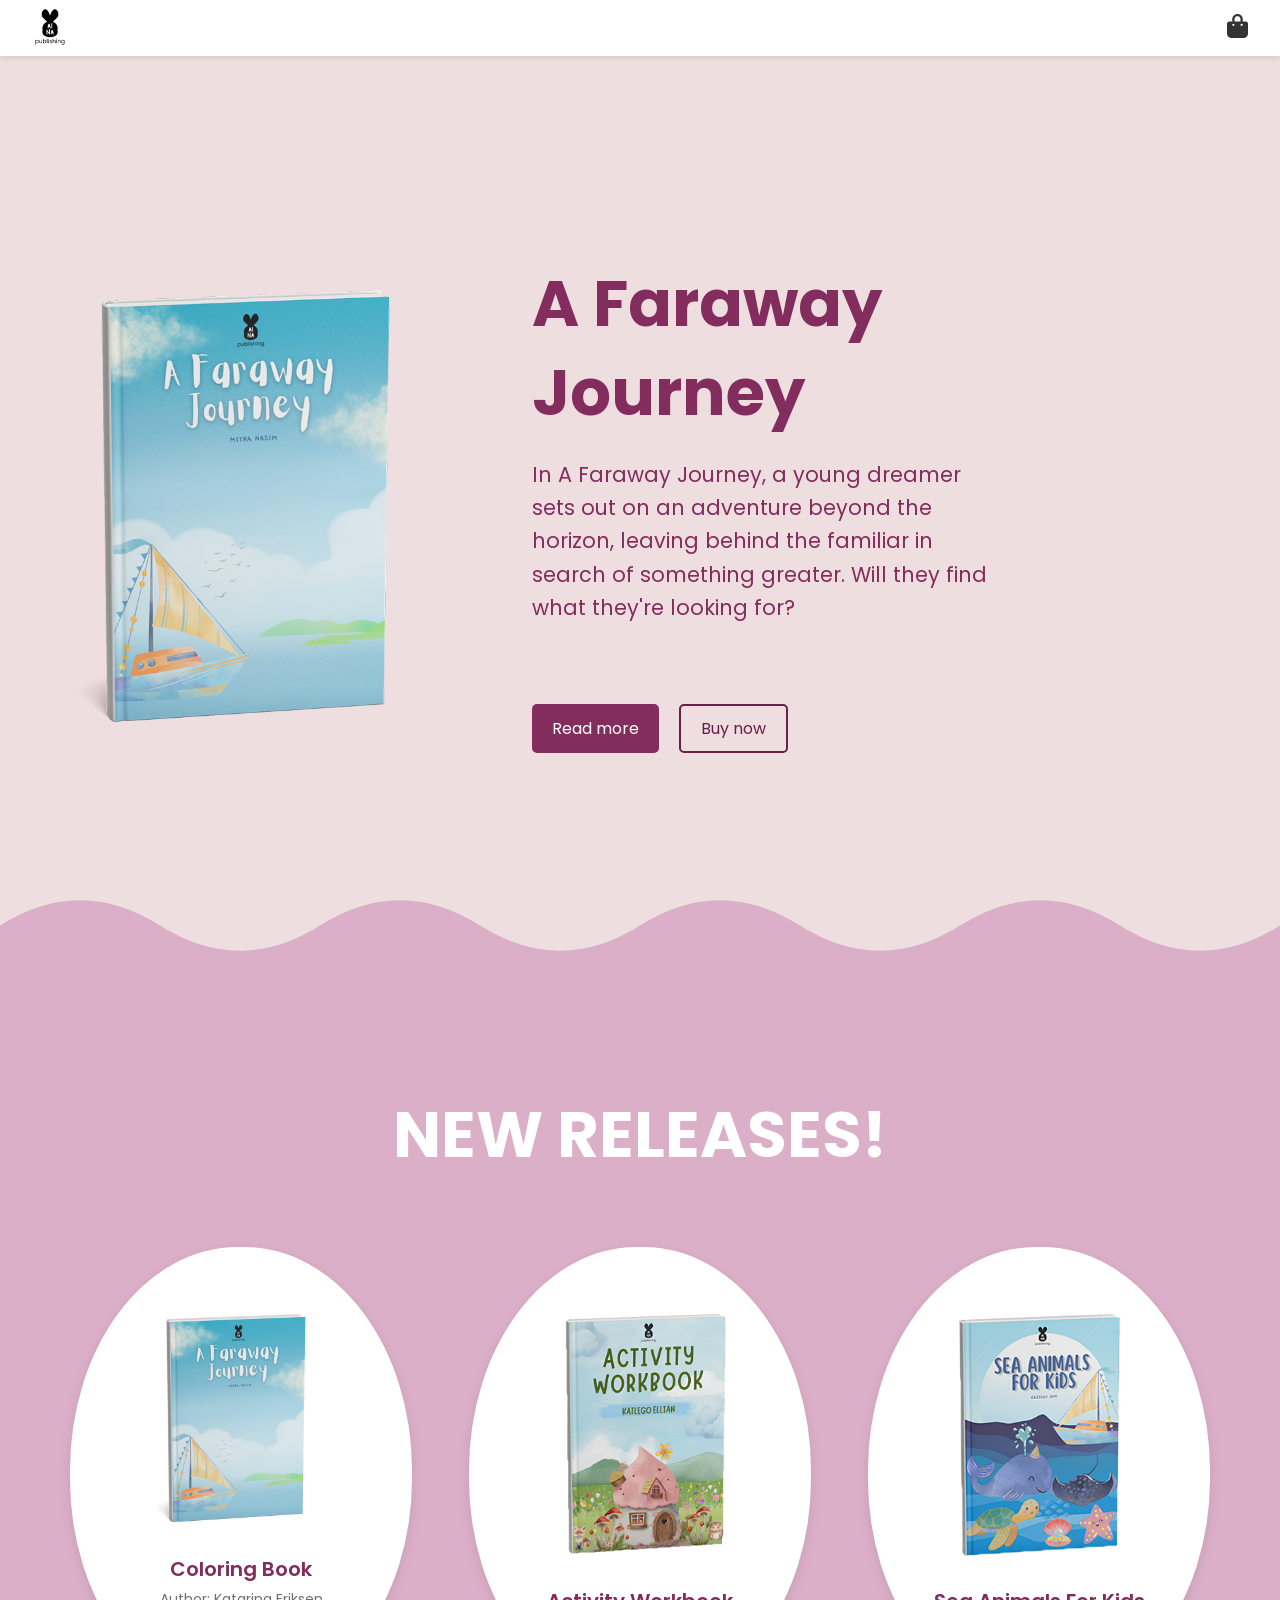
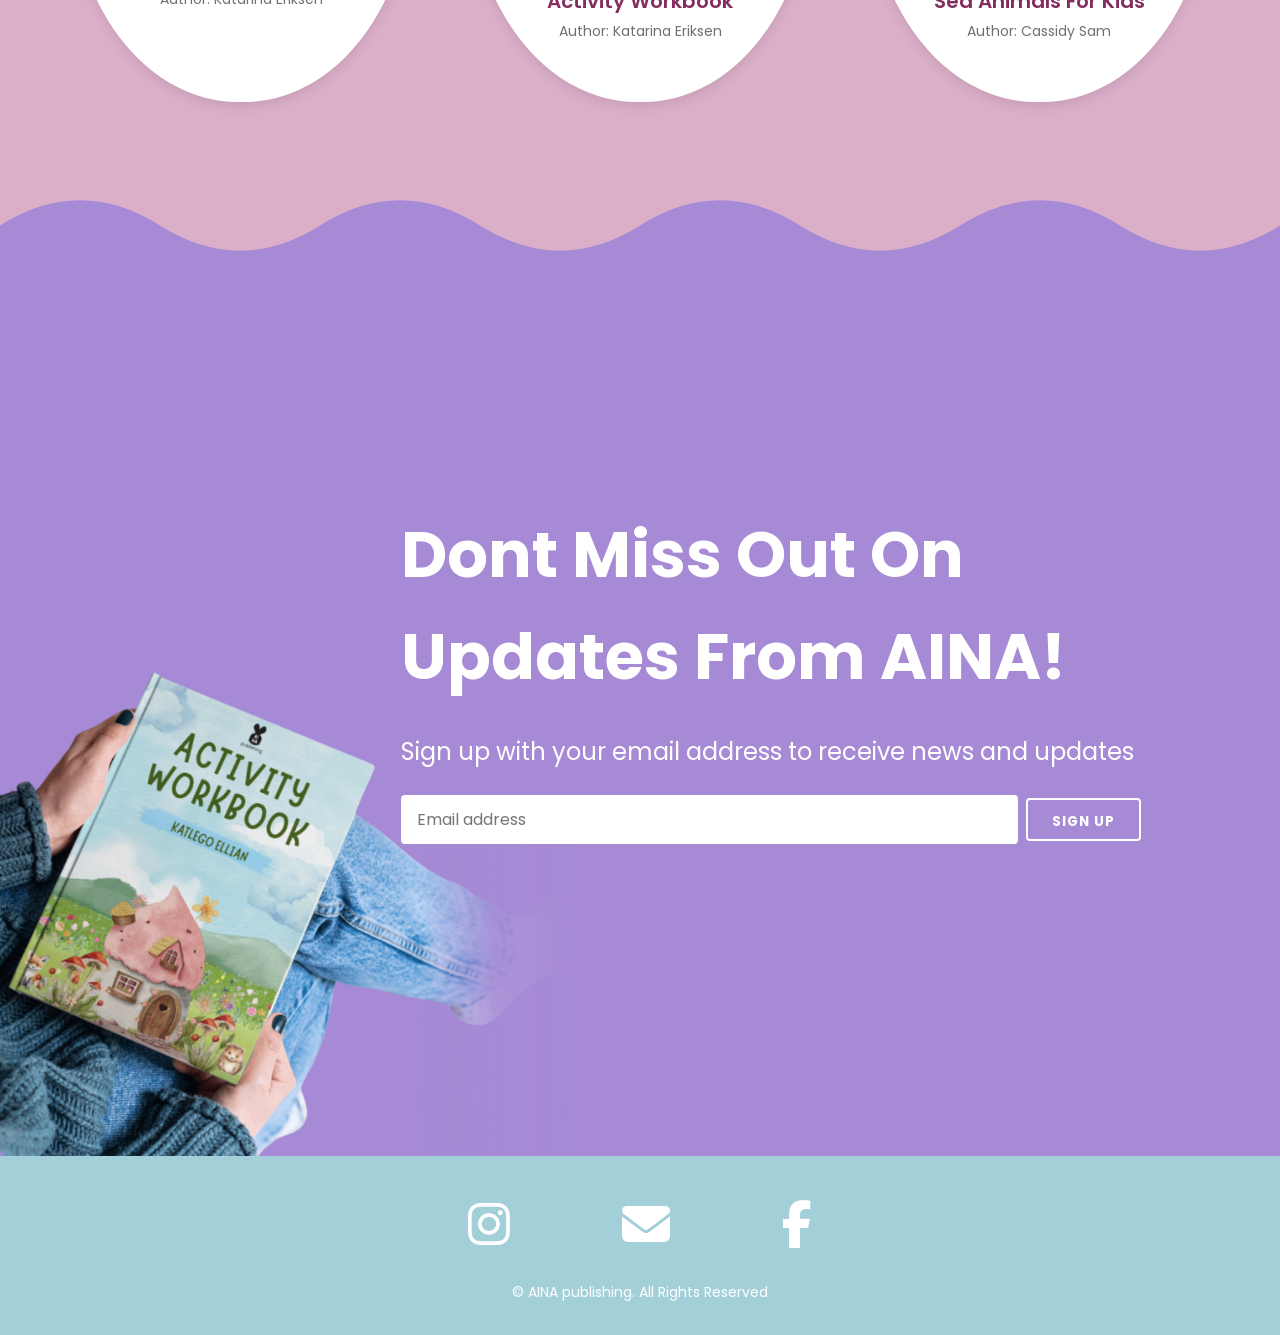
<file: index.html>
<!DOCTYPE html>
<html lang="en">
  <head>
    <meta charset="UTF-8" />
    <meta name="viewport" content="width=device-width, initial-scale=1.0" />
    <title>AINA Publishing</title>
    <link rel="stylesheet" href="/style/style.css" />
    <link rel="stylesheet" href="/style/homeStyle.css" />
    <link
      rel="stylesheet"
      href="https://cdnjs.cloudflare.com/ajax/libs/font-awesome/6.4.0/css/all.min.css"
    />
  </head>
  <body>
    <nav class="navbar">
      <div class="logo">
        <a href="/">
          <img src="/assets/images/logo/logo.png" alt="AINA Publishing Logo" />
        </a>
      </div>
      <div class="nav-links">
        <a href="/index.html" class="nav-link">Home</a>
        <a href="/pages/about.html" class="nav-link">About</a>
        <a href="/pages/books.html" class="nav-link">Books</a>
        <a href="/pages/newsletter.html" class="nav-link">Newsletter</a>
        <a href="/pages/contact.html" class="nav-link">Contact</a>
      </div>
      <div class="cart">
        <a href="/pages/cart.html">
          <i class="fas fa-shopping-bag"></i>
        </a>
      </div>
    </nav>

    <!-- Hero Section -->
    <section class="hero">
      <div class="container">
        <div class="left-box">
          <img
            src="/assets/images/books/main.png"
            alt="Book Image"
            class="hero-image"
          />
        </div>
        <div class="right-box">
          <h1 class="heading">A Faraway Journey</h1>
          <p class="description">
            In A Faraway Journey, a young dreamer sets out on an adventure
            beyond the horizon, leaving behind the familiar in search of
            something greater. Will they find what they're looking for?
          </p>
          <div class="cta-buttons">
            <button class="cta left">Read more</button>
            <button class="cta right">Buy now</button>
          </div>
        </div>
      </div>
      <!-- Pink Wave for Hero Section -->
      <div class="wave-container hero-wave">
        <svg
          width="100%"
          height="100%"
          viewBox="0 0 1000 1000"
          xmlns="http://www.w3.org/2000/svg"
          preserveAspectRatio="none"
          overflow="auto"
          shape-rendering="auto"
          fill="#ffffff"
        >
          <defs>
            <path
              id="wavepath"
              d="M 0 2000 0 500 Q 62.5 428 125 500 t 125 0 125 0 125 0 125 0 125 0 125 0 125 0 125 0 125 0 125 0  v1000 z"
            />
          </defs>
          <g>
            <use xlink:href="#wavepath" y="455" fill="#dcafc9"></use>
          </g>
        </svg>
      </div>
    </section>

    <!-- New Releases Section -->
    <section class="new-releases">
      <div class="container">
        <h2 class="heading">NEW RELEASES!</h2>
        <div class="card-container">
          <div class="book-card">
            <img src="/assets/images/books/main.png" alt="Book Cover" />
            <h3>Coloring Book</h3>
            <p>Author: Katarina Eriksen</p>
          </div>
          <div class="book-card">
            <img src="/assets/images/books/activity.png" alt="Book Cover" />
            <h3>Activity Workbook</h3>
            <p>Author: Katarina Eriksen</p>
          </div>
          <div class="book-card">
            <img src="/assets/images/books/sea.png" alt="Book Cover" />
            <h3>Sea Animals For Kids</h3>
            <p>Author: Cassidy Sam</p>
          </div>
        </div>
      </div>
      <!-- Purple Wave for New Releases Section -->
      <div class="wave-container new-releases-wave">
        <svg
          width="100%"
          height="100%"
          viewBox="0 0 1000 1000"
          xmlns="http://www.w3.org/2000/svg"
          preserveAspectRatio="none"
          overflow="auto"
          shape-rendering="auto"
          fill="#ffffff"
        >
          <defs>
            <path
              id="wavepath"
              d="M 0 2000 0 500 Q 62.5 428 125 500 t 125 0 125 0 125 0 125 0 125 0 125 0 125 0 125 0 125 0 125 0  v1000 z"
            />
          </defs>
          <g>
            <use xlink:href="#wavepath" y="455" fill="#a68ad5"></use>
          </g>
        </svg>
      </div>
    </section>

    <section class="newsletter">
      <div class="container">
        <div class="newsletter-content">
          <div class="newsletter-image">
            <img
              src="/assets/images/books/third.png"
              alt="Activity Workbook in hands"
            />
          </div>
          <div class="newsletter-form">
            <h2>Dont Miss Out On Updates From AINA!</h2>
            <p>Sign up with your email address to receive news and updates</p>
            <div class="form-group">
              <input
                type="email"
                placeholder="Email address"
                class="email-input"
              />
              <button class="btn btn-outline-white">Sign up</button>
            </div>
          </div>
        </div>
      </div>
    </section>

    <footer class="footer">
      <div class="social-links">
        <a href="https://instagram.com" class="social-link">
          <i class="fab fa-instagram"></i>
        </a>
        <a href="mailto:info@ainapublishing.com" class="social-link">
          <i class="fas fa-envelope"></i>
        </a>
        <a href="https://facebook.com" class="social-link">
          <i class="fab fa-facebook-f"></i>
        </a>
      </div>
      <p class="copyright">© AINA publishing. All Rights Reserved</p>
    </footer>
  </body>
</html>
</file>
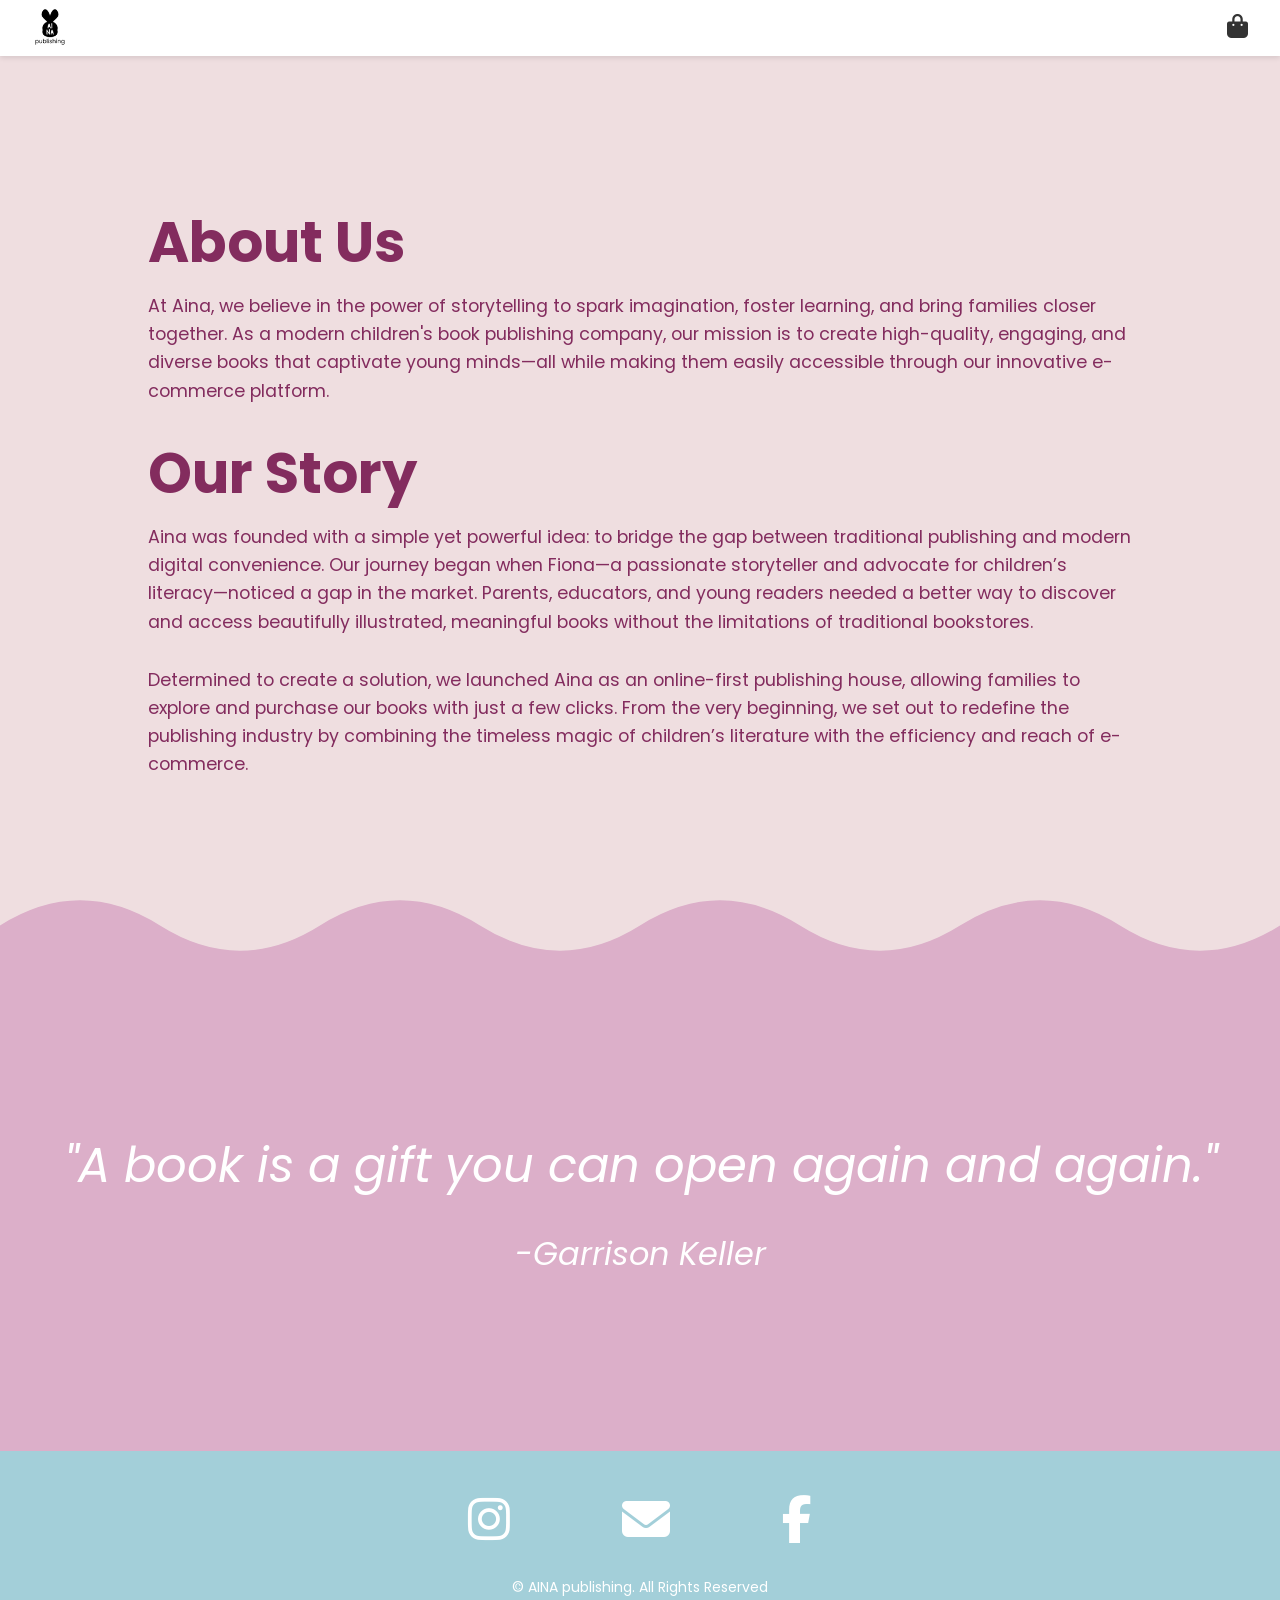
<file: pages/about.html>
<!DOCTYPE html>
<html lang="en">
  <head>
    <meta charset="UTF-8" />
    <meta name="viewport" content="width=device-width, initial-scale=1.0" />
    <title>About</title>
    <link rel="stylesheet" href="../style/style.css" />
    <link rel="stylesheet" href="../style/aboutStyle.css" />
    <link
      rel="stylesheet"
      href="https://cdnjs.cloudflare.com/ajax/libs/font-awesome/6.4.0/css/all.min.css"
    />
  </head>
  <body>
    <nav class="navbar">
      <div class="logo">
        <a href="/">
          <img
            src="../assets/images/logo/logo.png"
            alt="AINA Publishing Logo"
          />
        </a>
      </div>
      <div class="nav-links">
        <a href="/index.html" class="nav-link">Home</a>
        <a href="about.html" class="nav-link">About</a>
        <a href="books.html" class="nav-link">Books</a>
        <a href="newsletter.html" class="nav-link">Newsletter</a>
        <a href="contact.html" class="nav-link">Contact</a>
      </div>
      <div class="cart">
        <a href="/pages/cart.html">
          <i class="fas fa-shopping-bag"></i>
        </a>
      </div>
    </nav>

    <!-- Hero Section -->
    <section class="hero">
      <div class="container">
        <div class="right-box">
          <h1 class="heading">About Us</h1>
          <p class="description">
            At Aina, we believe in the power of storytelling to spark
            imagination, foster learning, and bring families closer together. As
            a modern children's book publishing company, our mission is to
            create high-quality, engaging, and diverse books that captivate
            young minds—all while making them easily accessible through our
            innovative e-commerce platform.
          </p>

          <h2 class="heading">Our Story</h2>
          <p class="description">
            Aina was founded with a simple yet powerful idea: to bridge the gap
            between traditional publishing and modern digital convenience. Our
            journey began when Fiona—a passionate storyteller and advocate for
            children’s literacy—noticed a gap in the market. Parents, educators,
            and young readers needed a better way to discover and access
            beautifully illustrated, meaningful books without the limitations of
            traditional bookstores.
          </p>
          <p class="description">
            Determined to create a solution, we launched Aina as an online-first
            publishing house, allowing families to explore and purchase our
            books with just a few clicks. From the very beginning, we set out to
            redefine the publishing industry by combining the timeless magic of
            children’s literature with the efficiency and reach of e-commerce.
          </p>
        </div>
      </div>
      <!-- Pink Wave for Hero Section -->
      <div class="wave-container hero-wave">
        <svg
          width="100%"
          height="100%"
          viewBox="0 0 1000 1000"
          xmlns="http://www.w3.org/2000/svg"
          preserveAspectRatio="none"
          overflow="auto"
          shape-rendering="auto"
          fill="#ffffff"
        >
          <defs>
            <path
              id="wavepath"
              d="M 0 2000 0 500 Q 62.5 428 125 500 t 125 0 125 0 125 0 125 0 125 0 125 0 125 0 125 0 125 0  v1000 z"
            />
          </defs>
          <g>
            <use xlink:href="#wavepath" y="455" fill="#dcafc9"></use>
          </g>
        </svg>
      </div>
    </section>

    <section class="quote">
      <div class="container">
        <div class="quote-content">
          <h1>"A book is a gift you can open again and again."</h1>
          <div class="quote-text">
            <h2>-Garrison Keller</h2>
          </div>
        </div>
      </div>
    </section>

    <footer class="footer">
      <div class="social-links">
        <a href="https://instagram.com" class="social-link">
          <i class="fab fa-instagram"></i>
        </a>
        <a href="mailto:info@ainapublishing.com" class="social-link">
          <i class="fas fa-envelope"></i>
        </a>
        <a href="https://facebook.com" class="social-link">
          <i class="fab fa-facebook-f"></i>
        </a>
      </div>
      <p class="copyright">© AINA publishing. All Rights Reserved</p>
    </footer>
  </body>
</html>
</file>
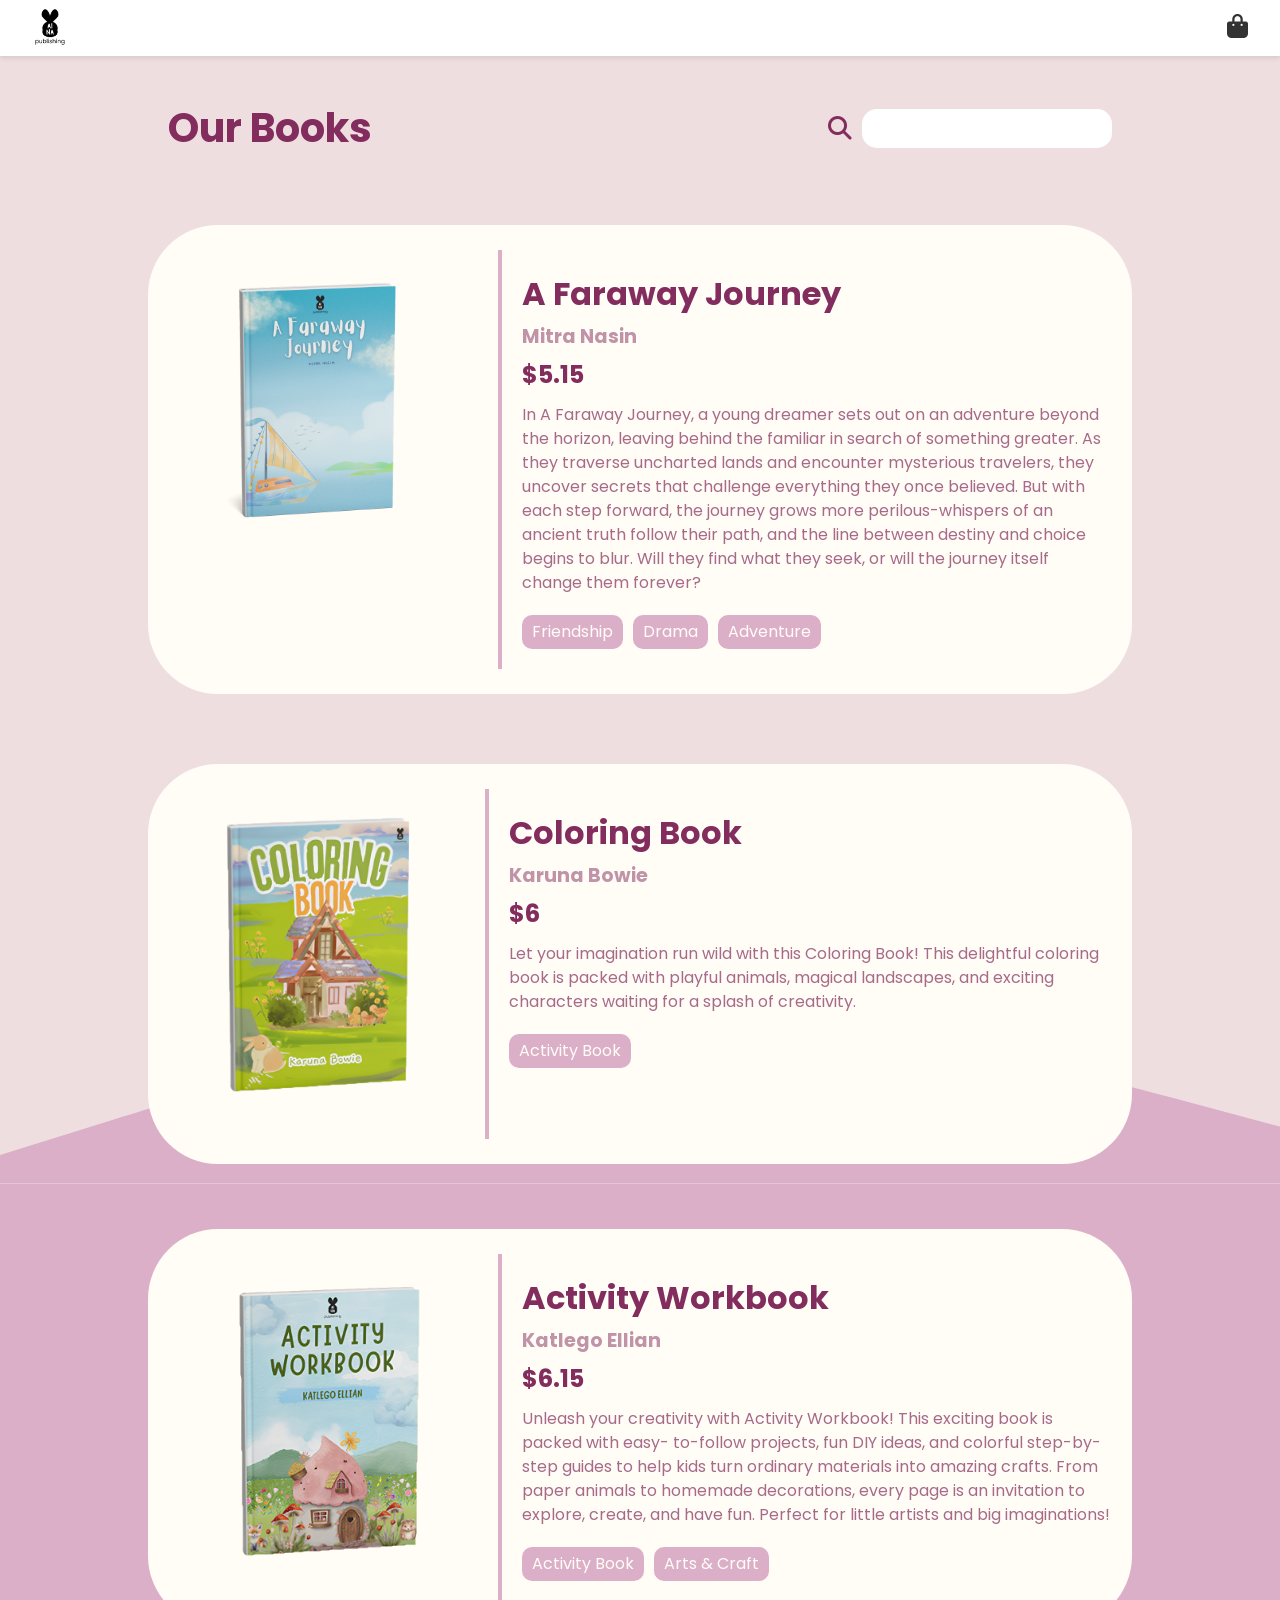
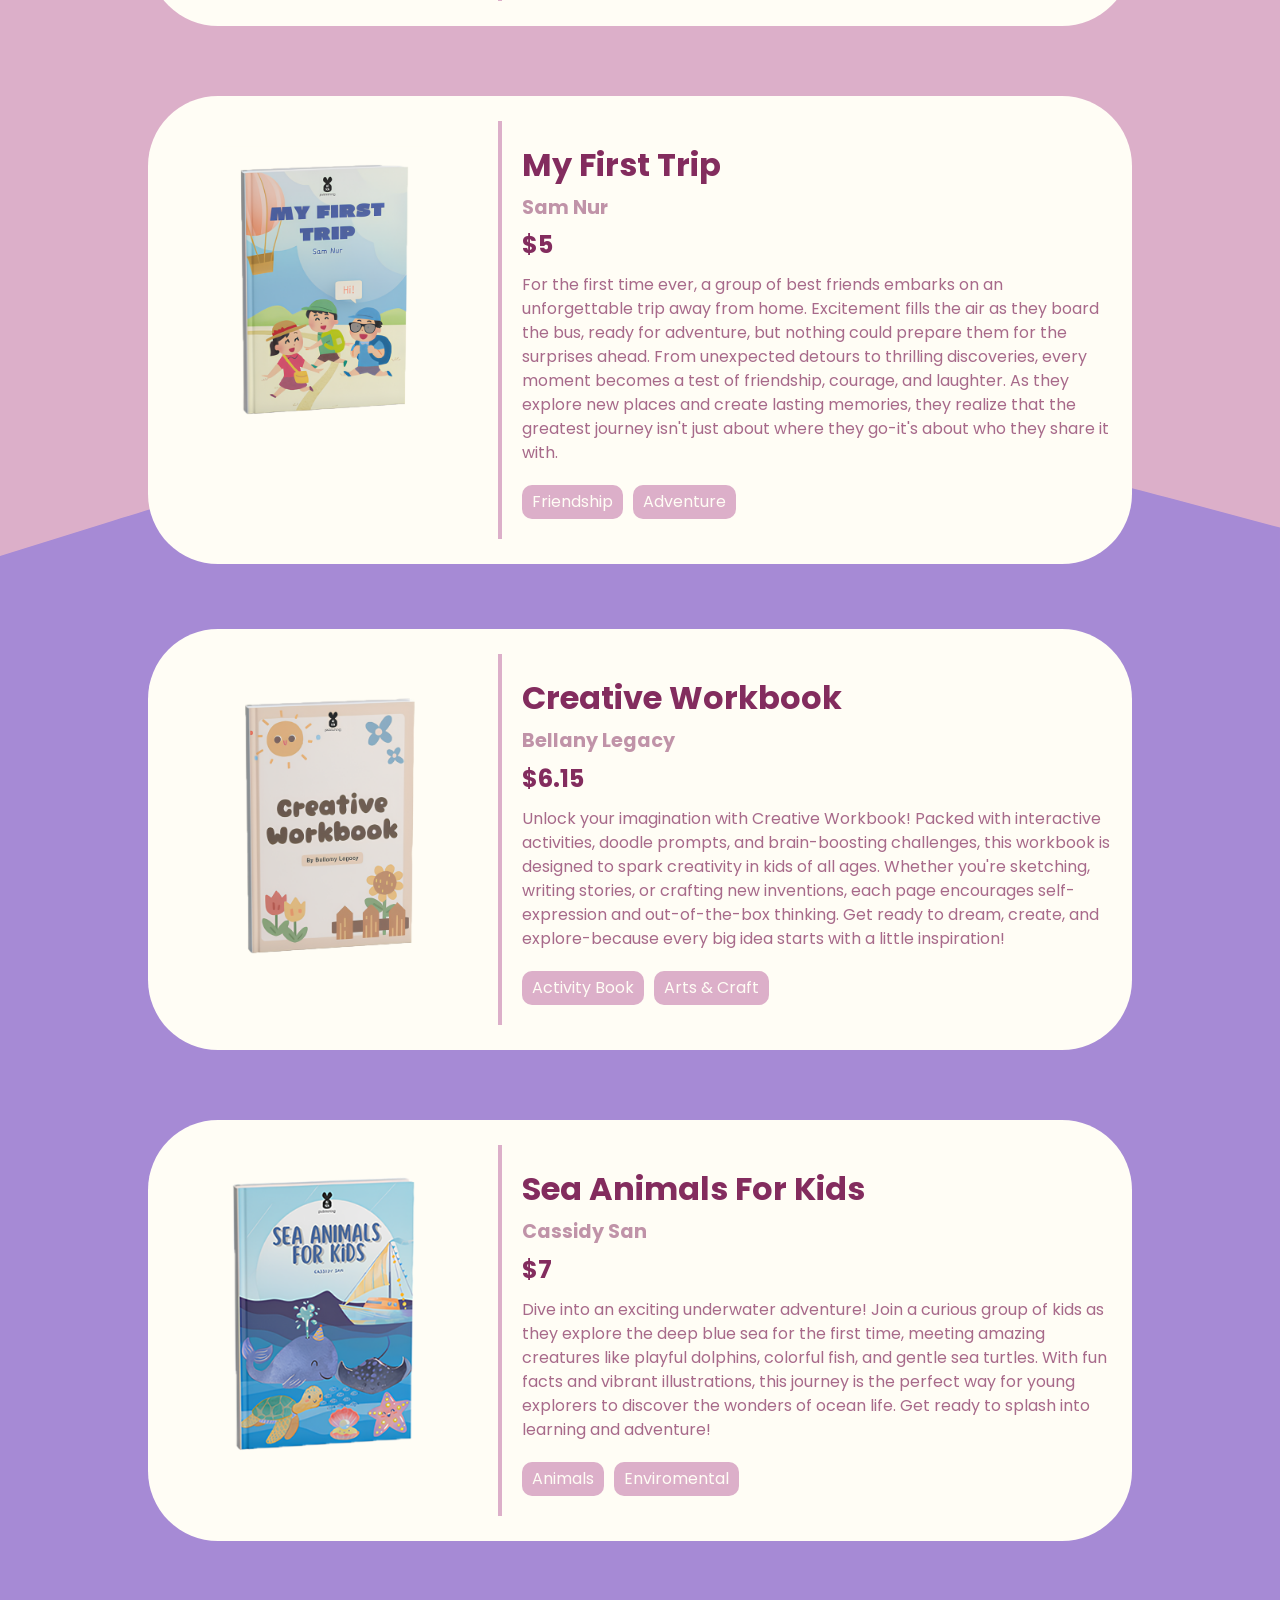
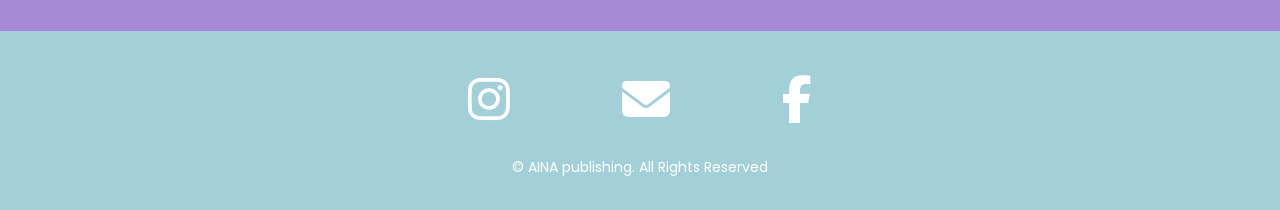
<file: pages/books.html>
<!DOCTYPE html>
<html lang="en">
  <head>
    <meta charset="UTF-8" />
    <meta name="viewport" content="width=device-width, initial-scale=1.0" />
    <title>Our Books</title>
    <link rel="stylesheet" href="../style/style.css" />
    <link rel="stylesheet" href="../style/booksStyle.css" />
    <link
      rel="stylesheet"
      href="https://cdnjs.cloudflare.com/ajax/libs/font-awesome/6.4.0/css/all.min.css"
    />
  </head>
  <body>
    <nav class="navbar">
      <div class="logo">
        <a href="/">
          <img
            src="../assets/images/logo/logo.png"
            alt="AINA Publishing Logo"
          />
        </a>
      </div>
      <div class="nav-links">
        <a href="/index.html" class="nav-link">Home</a>
        <a href="about.html" class="nav-link">About</a>
        <a href="books.html" class="nav-link">Books</a>
        <a href="newsletter.html" class="nav-link">Newsletter</a>
        <a href="contact.html" class="nav-link">Contact</a>
      </div>
      <div class="cart">
        <a href="/pages/cart.html">
          <i class="fas fa-shopping-bag"></i>
        </a>
      </div>
    </nav>

    <section class="hero_one">
      <div class="container">
        <div class="right-box">
          <!-- New Header Section above Cards -->
          <div class="header">
            <h1 class="our-books-heading">Our Books</h1>
            <div class="search-bar-container">
              <i class="fas fa-search search-icon"></i>
              <!-- Search icon outside the input -->
              <input type="text" class="search-bar" placeholder="" />
            </div>
          </div>

          <!-- New Cards Section -->
          <div class="cards-container">
            <div class="card">
              <a href="/pages/detail_pages/detailbook_one.html">
                <div class="card-left">
                  <img src="../assets/images/books/main.png" alt="Book 1" />
                </div>
              </a>
              <div class="card-right">
                <h3 class="card-title">A Faraway Journey</h3>
                <p class="card-author">Mitra Nasin</p>
                <p class="card-price">$5.15</p>
                <p class="card-description">
                  In A Faraway Journey, a young dreamer sets out on an adventure
                  beyond the horizon, leaving behind the familiar in search of
                  something greater. As they traverse uncharted lands and
                  encounter mysterious travelers, they uncover secrets that
                  challenge everything they once believed. But with each step
                  forward, the journey grows more perilous-whispers of an
                  ancient truth follow their path, and the line between destiny
                  and choice begins to blur. Will they find what they seek, or
                  will the journey itself change them forever?
                </p>
                <div class="card-categories">
                  <span class="category">Friendship</span>
                  <span class="category">Drama</span>
                  <span class="category">Adventure</span>
                </div>
              </div>
            </div>

            <div class="card">
              <a href="/pages/detail_pages/detailbook_two.html">
                <div class="card-left">
                  <img src="../assets/images/books/coloring.png" alt="Book 2" />
                </div>
              </a>
              <div class="card-right">
                <h3 class="card-title">Coloring Book</h3>
                <p class="card-author">Karuna Bowie</p>
                <p class="card-price">$6</p>
                <p class="card-description">
                  Let your imagination run wild with this Coloring Book! This
                  delightful coloring book is packed with playful animals,
                  magical landscapes, and exciting characters waiting for a
                  splash of creativity.
                </p>
                <div class="card-categories">
                  <span class="category">Activity Book</span>
                </div>
              </div>
            </div>
          </div>
        </div>
      </div>

      <!-- New Wave for Hero Section -->
      <div class="wave-container hero-wave">
        <svg xmlns="http://www.w3.org/2000/svg" viewBox="0 0 1440 320">
          <path
            fill="#DCAFC9"
            fill-opacity="1"
            d="M0,288L120,250.7C240,213,480,139,720,133.3C960,128,1200,192,1320,224L1440,256L1440,320L1320,320C1200,320,960,320,720,320C480,320,240,320,120,320L0,320Z"
          ></path>
        </svg>
      </div>
    </section>

    <!-- Hero Section -->
    <section class="hero_two">
      <div class="container">
        <div class="right-box">
          <!-- New Cards Section -->
          <div class="cards-container">
            <div class="card">
              <a href="/pages/detail_pages/detailbook_three.html">
                <div class="card-left">
                  <img src="../assets/images/books/activity.png" alt="Book 3" />
                </div>
              </a>
              <div class="card-right">
                <h3 class="card-title">Activity Workbook</h3>
                <p class="card-author">Katlego Ellian</p>
                <p class="card-price">$6.15</p>
                <p class="card-description">
                  Unleash your creativity with Activity Workbook! This exciting
                  book is packed with easy- to-follow projects, fun DIY ideas,
                  and colorful step-by-step guides to help kids turn ordinary
                  materials into amazing crafts. From paper animals to homemade
                  decorations, every page is an invitation to explore, create,
                  and have fun. Perfect for little artists and big imaginations!
                </p>
                <div class="card-categories">
                  <span class="category">Activity Book</span>
                  <span class="category">Arts & Craft</span>
                </div>
              </div>
            </div>

            <div class="card">
              <a href="/pages/detail_pages/detailbook_four.html">
                <div class="card-left">
                  <img src="../assets/images/books/trip.png" alt="Book 4" />
                </div>
              </a>
              <div class="card-right">
                <h3 class="card-title">My First Trip</h3>
                <p class="card-author">Sam Nur</p>
                <p class="card-price">$5</p>
                <p class="card-description">
                  For the first time ever, a group of best friends embarks on an
                  unforgettable trip away from home. Excitement fills the air as
                  they board the bus, ready for adventure, but nothing could
                  prepare them for the surprises ahead. From unexpected detours
                  to thrilling discoveries, every moment becomes a test of
                  friendship, courage, and laughter. As they explore new places
                  and create lasting memories, they realize that the greatest
                  journey isn't just about where they go-it's about who they
                  share it with.
                </p>
                <div class="card-categories">
                  <span class="category">Friendship</span>
                  <span class="category">Adventure</span>
                </div>
              </div>
            </div>
          </div>
        </div>
      </div>

      <!-- New Wave for Hero Section -->
      <div class="wave-container hero-wave">
        <svg xmlns="http://www.w3.org/2000/svg" viewBox="0 0 1440 320">
          <path
            fill="#a68ad5"
            fill-opacity="1"
            d="M0,288L120,250.7C240,213,480,139,720,133.3C960,128,1200,192,1320,224L1440,256L1440,320L1320,320C1200,320,960,320,720,320C480,320,240,320,120,320L0,320Z"
          ></path>
        </svg>
      </div>
    </section>

    <!-- Hero Section -->
    <section class="hero_three">
      <div class="container">
        <div class="right-box">
          <!-- New Cards Section -->
          <div class="cards-container">
            <div class="card">
              <a href="/pages/detail_pages/detailbook_five.html">
                <div class="card-left">
                  <img src="../assets/images/books/creative.png" alt="Book 5" />
                </div>
              </a>
              <div class="card-right">
                <h3 class="card-title">Creative Workbook</h3>
                <p class="card-author">Bellany Legacy</p>
                <p class="card-price">$6.15</p>
                <p class="card-description">
                  Unlock your imagination with Creative Workbook! Packed with
                  interactive activities, doodle prompts, and brain-boosting
                  challenges, this workbook is designed to spark creativity in
                  kids of all ages. Whether you're sketching, writing stories,
                  or crafting new inventions, each page encourages
                  self-expression and out-of-the-box thinking. Get ready to
                  dream, create, and explore-because every big idea starts with
                  a little inspiration!
                </p>
                <div class="card-categories">
                  <span class="category">Activity Book</span>
                  <span class="category">Arts & Craft</span>
                </div>
              </div>
            </div>

            <div class="card">
              <a href="/pages/detail_pages/detailbook_six.html">
                <div class="card-left">
                  <img src="../assets/images/books/sea.png" alt="Book 6" />
                </div>
              </a>
              <div class="card-right">
                <h3 class="card-title">Sea Animals For Kids</h3>
                <p class="card-author">Cassidy San</p>
                <p class="card-price">$7</p>
                <p class="card-description">
                  Dive into an exciting underwater adventure! Join a curious
                  group of kids as they explore the deep blue sea for the first
                  time, meeting amazing creatures like playful dolphins,
                  colorful fish, and gentle sea turtles. With fun facts and
                  vibrant illustrations, this journey is the perfect way for
                  young explorers to discover the wonders of ocean life. Get
                  ready to splash into learning and adventure!
                </p>
                <div class="card-categories">
                  <span class="category">Animals</span>
                  <span class="category">Enviromental</span>
                </div>
              </div>
            </div>
            <h1 class="space"></h1>
          </div>
        </div>
      </div>
    </section>

    <footer class="footer">
      <div class="social-links">
        <a href="https://instagram.com" class="social-link">
          <i class="fab fa-instagram"></i>
        </a>
        <a href="mailto:info@ainapublishing.com" class="social-link">
          <i class="fas fa-envelope"></i>
        </a>
        <a href="https://facebook.com" class="social-link">
          <i class="fab fa-facebook-f"></i>
        </a>
      </div>
      <p class="copyright">© AINA publishing. All Rights Reserved</p>
    </footer>
  </body>
</html>
</file>
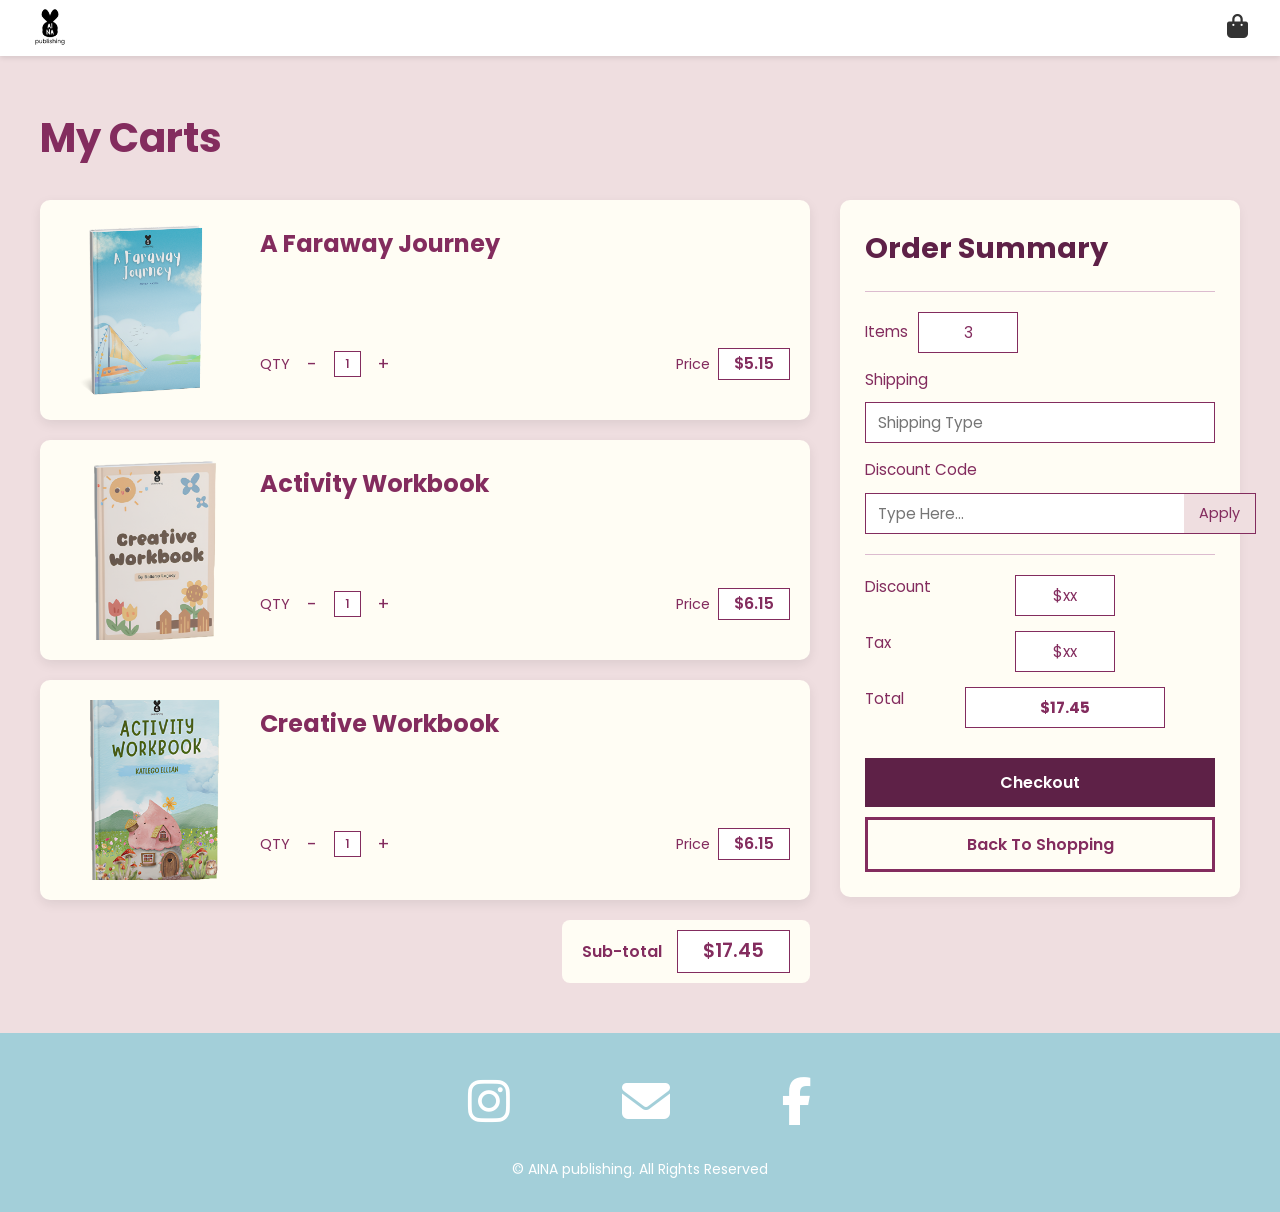
<file: pages/cart.html>
<!DOCTYPE html>
<html lang="en">
  <head>
    <meta charset="UTF-8" />
    <meta name="viewport" content="width=device-width, initial-scale=1.0" />
    <title>My Cart - AINA Publishing</title>
    <link rel="stylesheet" href="../style/style.css" />
    <link rel="stylesheet" href="../style/cartStyle.css" />
    <link
      rel="stylesheet"
      href="https://cdnjs.cloudflare.com/ajax/libs/font-awesome/6.4.0/css/all.min.css"
    />
  </head>
  <body>
    <nav class="navbar">
      <div class="logo">
        <a href="/">
          <img
            src="../assets/images/logo/logo.png"
            alt="AINA Publishing Logo"
          />
        </a>
      </div>
      <div class="nav-links">
        <a href="/index.html" class="nav-link">Home</a>
        <a href="about.html" class="nav-link">About</a>
        <a href="books.html" class="nav-link">Books</a>
        <a href="newsletter.html" class="nav-link">Newsletter</a>
        <a href="contact.html" class="nav-link">Contact</a>
      </div>
      <div class="cart">
        <a href="cart.html">
          <i class="fas fa-shopping-bag"></i>
        </a>
      </div>
    </nav>

    <main class="cart-container">
      <h1>My Carts</h1>
      <div class="cart-content">
        <div class="cart-items-column">
          <div class="cart-item-card">
            <img
              src="../assets/images/books/main.png"
              alt="A Faraway Journey"
              class="item-image"
            />
            <div class="item-info">
              <p class="item-title">A Faraway Journey</p>
              <div class="item-controls">
                <div class="item-quantity">
                  <span>QTY</span>
                  <button class="qty-btn minus" aria-label="Kurangi jumlah">
                    -
                  </button>
                  <span class="qty-value">1</span>
                  <button class="qty-btn plus" aria-label="Tambah jumlah">
                    +
                  </button>
                </div>
                <div class="item-price">
                  <span>Price</span><span class="price-value">$5.15</span>
                </div>
              </div>
            </div>
          </div>

          <div class="cart-item-card">
            <img
              src="../assets/images/books/creative.png"
              alt="Activity Workbook"
              class="item-image"
            />
            <div class="item-info">
              <p class="item-title">Activity Workbook</p>
              <div class="item-controls">
                <div class="item-quantity">
                  <span>QTY</span>
                  <button class="qty-btn minus" aria-label="Kurangi jumlah">
                    -
                  </button>
                  <span class="qty-value">1</span>
                  <button class="qty-btn plus" aria-label="Tambah jumlah">
                    +
                  </button>
                </div>
                <div class="item-price">
                  <span>Price</span><span class="price-value">$6.15</span>
                </div>
              </div>
            </div>
          </div>

          <div class="cart-item-card">
            <img
              src="../assets/images/books/activity.png"
              alt="Creative Workbook"
              class="item-image"
            />
            <div class="item-info">
              <p class="item-title">Creative Workbook</p>
              <div class="item-controls">
                <div class="item-quantity">
                  <span>QTY</span>
                  <button class="qty-btn minus" aria-label="Kurangi jumlah">
                    -
                  </button>
                  <span class="qty-value">1</span>
                  <button class="qty-btn plus" aria-label="Tambah jumlah">
                    +
                  </button>
                </div>
                <div class="item-price">
                  <span>Price</span><span class="price-value">$6.15</span>
                </div>
              </div>
            </div>
          </div>

          <div class="sub-total-row">
            <div class="bg-total">
              <span>Sub-total</span> <span class="sub-total-value">$17.45</span>
            </div>
          </div>
        </div>

        <div class="order-summary-column">
          <div class="order-summary-card">
            <h2>Order Summary</h2>
            <hr class="summary-divider" />

            <div class="summary-details-top">
              <div class="summary-item items-row">
                <span class="items-label">Items</span>
                <input
                  type="text"
                  class="items-value-input"
                  value="3"
                  readonly
                />
              </div>
              <div class="summary-item shipping-row">
                <span class="shipping-label">Shipping</span>
                <input
                  type="text"
                  class="shipping-input"
                  placeholder="Shipping Type"
                />
              </div>
              <div class="summary-item discount-code-row">
                <span class="discount-code-label">Discount Code</span>
                <div class="discount-code-input-group">
                  <input
                    type="text"
                    class="discount-code-input"
                    placeholder="Type Here..."
                  />
                  <button class="apply-button">Apply</button>
                </div>
              </div>
            </div>

            <hr class="summary-divider" />

            <div class="summary-details-bottom">
              <div class="summary-item discount-amount-row">
                <span class="discount-amount-label">Discount</span>
                <input
                  type="text"
                  class="discount-amount-value"
                  value="$xx"
                  readonly
                />
              </div>
              <div class="summary-item tax-row">
                <span class="tax-label">Tax</span>
                <input type="text" class="tax-value" value="$xx" readonly />
              </div>
              <div class="summary-item total-row">
                <span class="total-label">Total</span>
                <input
                  type="text"
                  class="total-value"
                  value="$17.45"
                  readonly
                />
              </div>
            </div>

            <div class="summary-actions">
              <button class="checkout-button">Checkout</button>
              <button class="back-shopping-button">Back To Shopping</button>
            </div>
          </div>
        </div>
      </div>
    </main>

    <footer class="footer">
      <div class="social-links">
        <a href="https://instagram.com" class="social-link">
          <i class="fab fa-instagram"></i>
        </a>
        <a href="mailto:info@ainapublishing.com" class="social-link">
          <i class="fas fa-envelope"></i>
        </a>
        <a href="https://facebook.com" class="social-link">
          <i class="fab fa-facebook-f"></i>
        </a>
      </div>
      <p class="copyright">© AINA publishing. All Rights Reserved</p>
    </footer>
  </body>
</html>
</file>
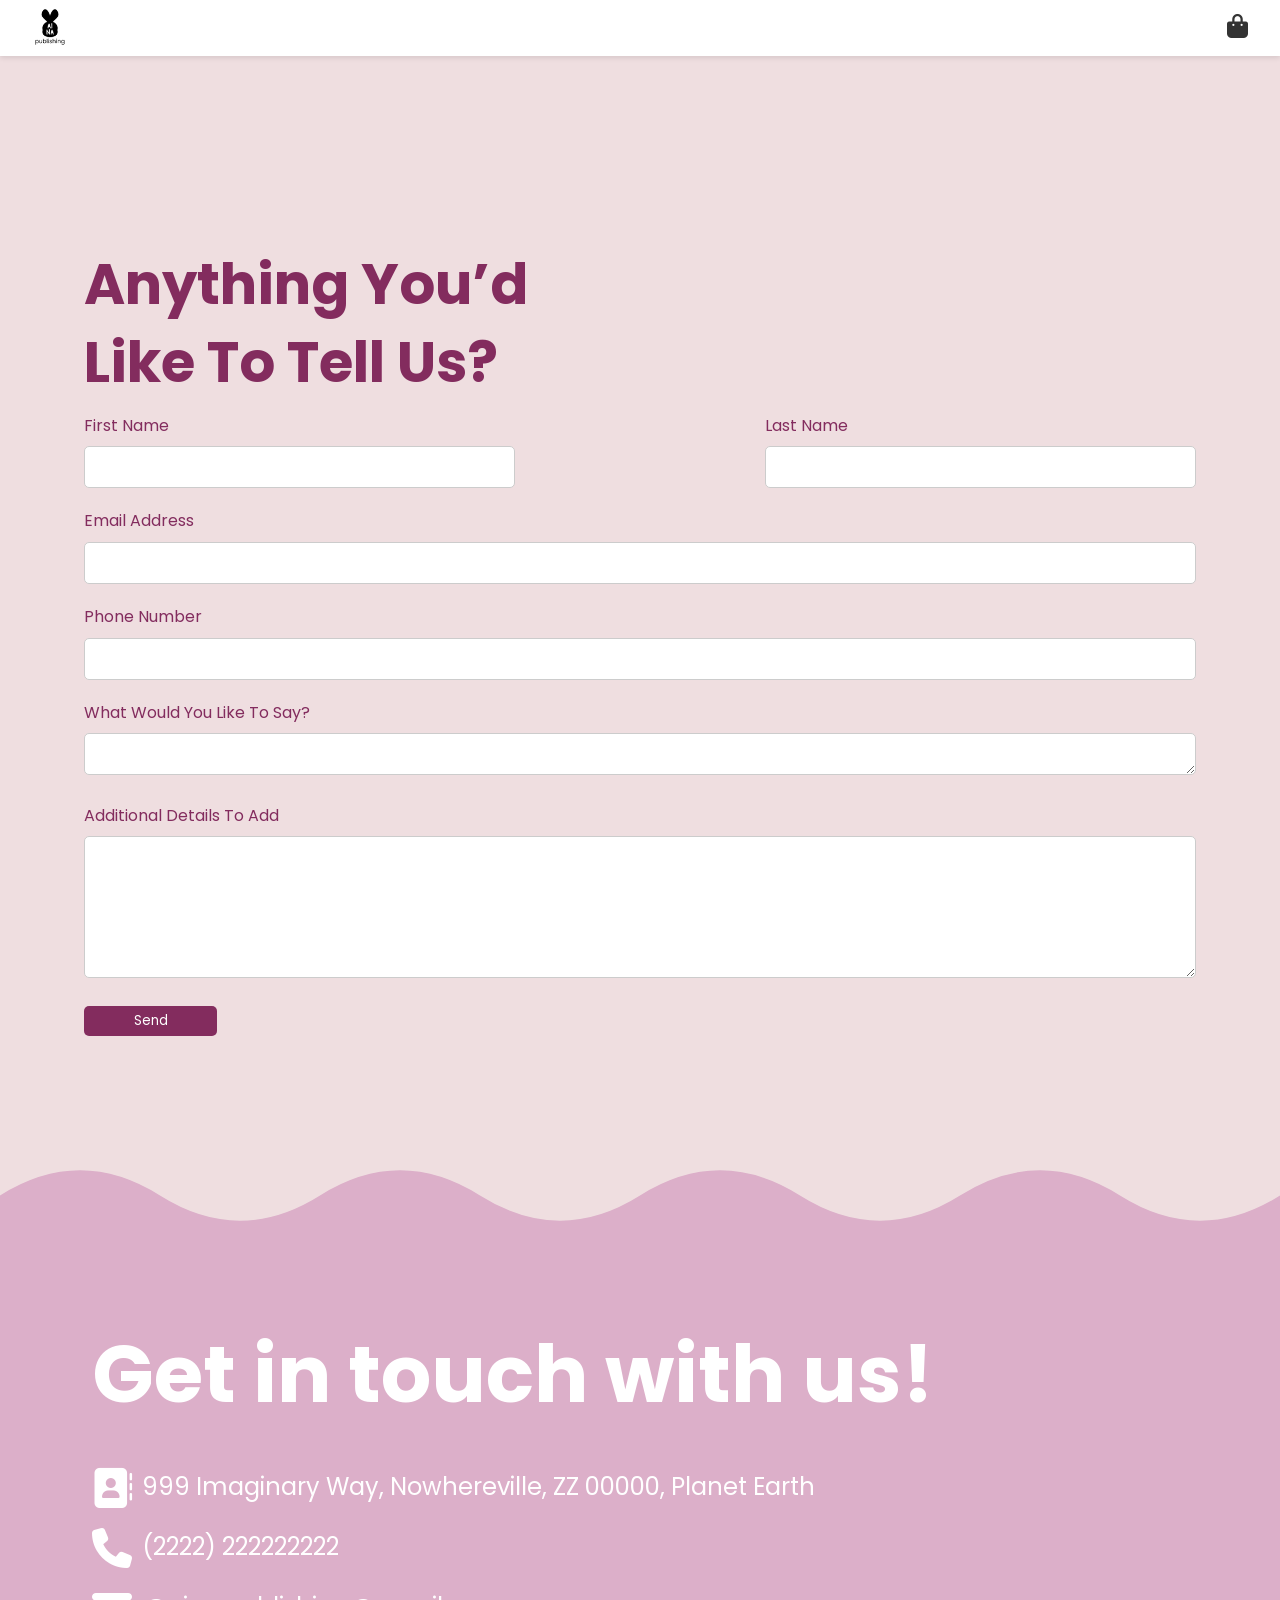
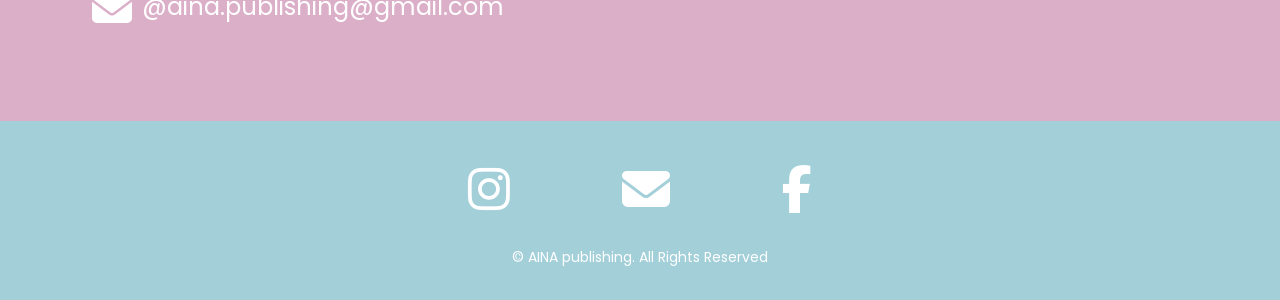
<file: pages/contact.html>
<!DOCTYPE html>
<html lang="en">
  <head>
    <meta charset="UTF-8" />
    <meta name="viewport" content="width=device-width, initial-scale=1.0" />
    <title>Contact</title>
    <link rel="stylesheet" href="../style/style.css" />
    <link rel="stylesheet" href="../style/contactStyle.css" />
    <link
      rel="stylesheet"
      href="https://cdnjs.cloudflare.com/ajax/libs/font-awesome/6.4.0/css/all.min.css"
    />
  </head>
  <body>
    <nav class="navbar">
      <div class="logo">
        <a href="/">
          <img
            src="../assets/images/logo/logo.png"
            alt="AINA Publishing Logo"
          />
        </a>
      </div>
      <div class="nav-links">
        <a href="/index.html" class="nav-link">Home</a>
        <a href="about.html" class="nav-link">About</a>
        <a href="books.html" class="nav-link">Books</a>
        <a href="newsletter.html" class="nav-link">Newsletter</a>
        <a href="contact.html" class="nav-link">Contact</a>
      </div>
      <div class="cart">
        <a href="/pages/cart.html">
          <i class="fas fa-shopping-bag"></i>
        </a>
      </div>
    </nav>

    <!-- Hero Section -->
    <section class="hero">
      <div class="container">
        <div class="left-box">
          <h1 class="heading">
            Anything You’d <br />
            Like To Tell Us?
          </h1>
          <form action="#" method="POST" class="contact-form">
            <div class="form-row">
              <div class="form-field">
                <label for="first-name">First Name</label>
                <input type="text" id="first-name" name="first-name" required />
              </div>
              <div class="form-field">
                <label for="last-name">Last Name</label>
                <input type="text" id="last-name" name="last-name" required />
              </div>
            </div>
            <div class="form-field">
              <label for="email">Email Address</label>
              <input type="email" id="email" name="email" required />
            </div>
            <div class="form-field">
              <label for="phone">Phone Number</label>
              <input type="tel" id="phone" name="phone" required />
            </div>
            <div class="form-field">
              <label for="message">What Would You Like To Say?</label>
              <textarea
                id="message"
                name="message"
                rows="1"
                required
              ></textarea>
            </div>
            <div class="form-field">
              <label for="additional-details">Additional Details To Add</label>
              <textarea
                id="additional-details"
                name="additional-details"
                rows="6"
              ></textarea>
            </div>
            <button type="submit" class="btn-send">Send</button>
          </form>
        </div>
      </div>
      <!-- Pink Wave for Hero Section -->
      <div class="wave-container hero-wave">
        <svg
          width="100%"
          height="100%"
          viewBox="0 0 1000 1000"
          xmlns="http://www.w3.org/2000/svg"
          preserveAspectRatio="none"
          overflow="auto"
          shape-rendering="auto"
          fill="#ffffff"
        >
          <defs>
            <path
              id="wavepath"
              d="M 0 2000 0 500 Q 62.5 428 125 500 t 125 0 125 0 125 0 125 0 125 0 125 0 125 0 125 0 125 0  v1000 z"
            />
          </defs>
          <g>
            <use xlink:href="#wavepath" y="455" fill="#dcafc9"></use>
          </g>
        </svg>
      </div>
    </section>

    <!-- Quote Section -->
    <section class="quote">
      <div class="container">
        <div class="quote-content">
          <h1>Get in touch with us!</h1>
          <div class="quote-icons">
            <div class="contact-item">
              <i class="fa-solid fa-address-book" style="color: #ffffff"></i>
              <span
                >999 Imaginary Way, Nowhereville, ZZ 00000, Planet Earth</span
              >
            </div>
            <div class="contact-item">
              <i class="fa-solid fa-phone" style="color: #ffffff"></i>
              <span>(2222) 222222222</span>
            </div>
            <div class="contact-item">
              <i class="fa-solid fa-envelope" style="color: #ffffff"></i>
              <span>@aina.publishing@gmail.com</span>
            </div>
          </div>
        </div>
      </div>
    </section>

    <footer class="footer">
      <div class="social-links">
        <a href="https://instagram.com" class="social-link">
          <i class="fab fa-instagram"></i>
        </a>
        <a href="mailto:info@ainapublishing.com" class="social-link">
          <i class="fas fa-envelope"></i>
        </a>
        <a href="https://facebook.com" class="social-link">
          <i class="fab fa-facebook-f"></i>
        </a>
      </div>
      <p class="copyright">© AINA publishing. All Rights Reserved</p>
    </footer>
  </body>
</html>
</file>
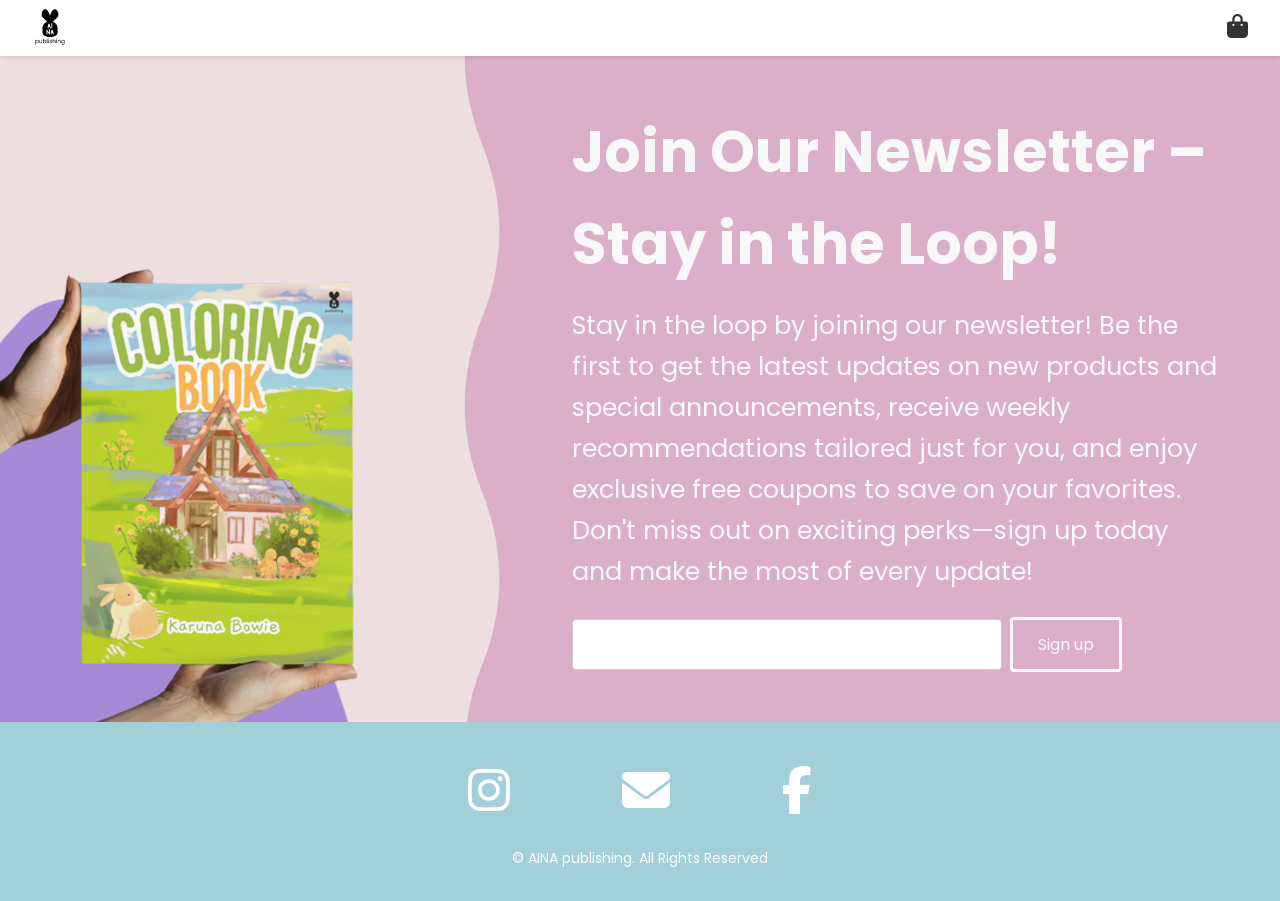
<file: pages/newsletter.html>
<!DOCTYPE html>
<html lang="en">
  <head>
    <meta charset="UTF-8" />
    <meta name="viewport" content="width=device-width, initial-scale=1.0" />
    <title>About</title>
    <link rel="stylesheet" href="../style/style.css" />
    <link rel="stylesheet" href="../style/newsletterStyle.css" />
    <link
      rel="stylesheet"
      href="https://cdnjs.cloudflare.com/ajax/libs/font-awesome/6.4.0/css/all.min.css"
    />
  </head>
  <body>
    <nav class="navbar">
      <div class="logo">
        <a href="/">
          <img
            src="../assets/images/logo/logo.png"
            alt="AINA Publishing Logo"
          />
        </a>
      </div>
      <div class="nav-links">
        <a href="/index.html" class="nav-link">Home</a>
        <a href="about.html" class="nav-link">About</a>
        <a href="books.html" class="nav-link">Books</a>
        <a href="newsletter.html" class="nav-link">Newsletter</a>
        <a href="contact.html" class="nav-link">Contact</a>
      </div>
      <div class="cart">
        <a href="/pages/cart.html">
          <i class="fas fa-shopping-bag"></i>
        </a>
      </div>
    </nav>

    <section class="newsletter-section">
      <div class="newsletter-left">
        <img
          src="../assets/images/books/newsletter.png"
          alt="Newsletter Book Image"
        />
      </div>

      <div class="newsletter-wave-container">
        <svg
          width="100%"
          height="100%"
          viewBox="0 0 1000 1000"
          xmlns="http://www.w3.org/2000/svg"
          preserveAspectRatio="none"
          overflow="visible"
          shape-rendering="auto"
        >
          <defs>
            <path
              id="wavepath"
              d="M 0 2000 0 500 Q 96.5 448 193 500 t 193 0 193 0 193 0 193 0 193 0 193 0 193 0  v1000 z"
            />
          </defs>
          <g>
            <use xlink:href="#wavepath" fill="#dcafc9"></use>
          </g>
        </svg>
      </div>

      <div class="newsletter-right">
        <h1>Join Our Newsletter – Stay in the Loop!</h1>
        <p>
          Stay in the loop by joining our newsletter! Be the first to get the
          latest updates on new products and special announcements, receive
          weekly recommendations tailored just for you, and enjoy exclusive free
          coupons to save on your favorites. Don't miss out on exciting
          perks—sign up today and make the most of every update!
        </p>
        <div class="newsletter-form">
          <input type="email" placeholder="" />
          <button type="submit">Sign up</button>
        </div>
      </div>
    </section>

    <footer class="footer">
      <div class="social-links">
        <a href="https://instagram.com" class="social-link">
          <i class="fab fa-instagram"></i>
        </a>
        <a href="mailto:info@ainapublishing.com" class="social-link">
          <i class="fas fa-envelope"></i>
        </a>
        <a href="https://facebook.com" class="social-link">
          <i class="fab fa-facebook-f"></i>
        </a>
      </div>
      <p class="copyright">© AINA publishing. All Rights Reserved</p>
    </footer>
  </body>
</html>
</file>
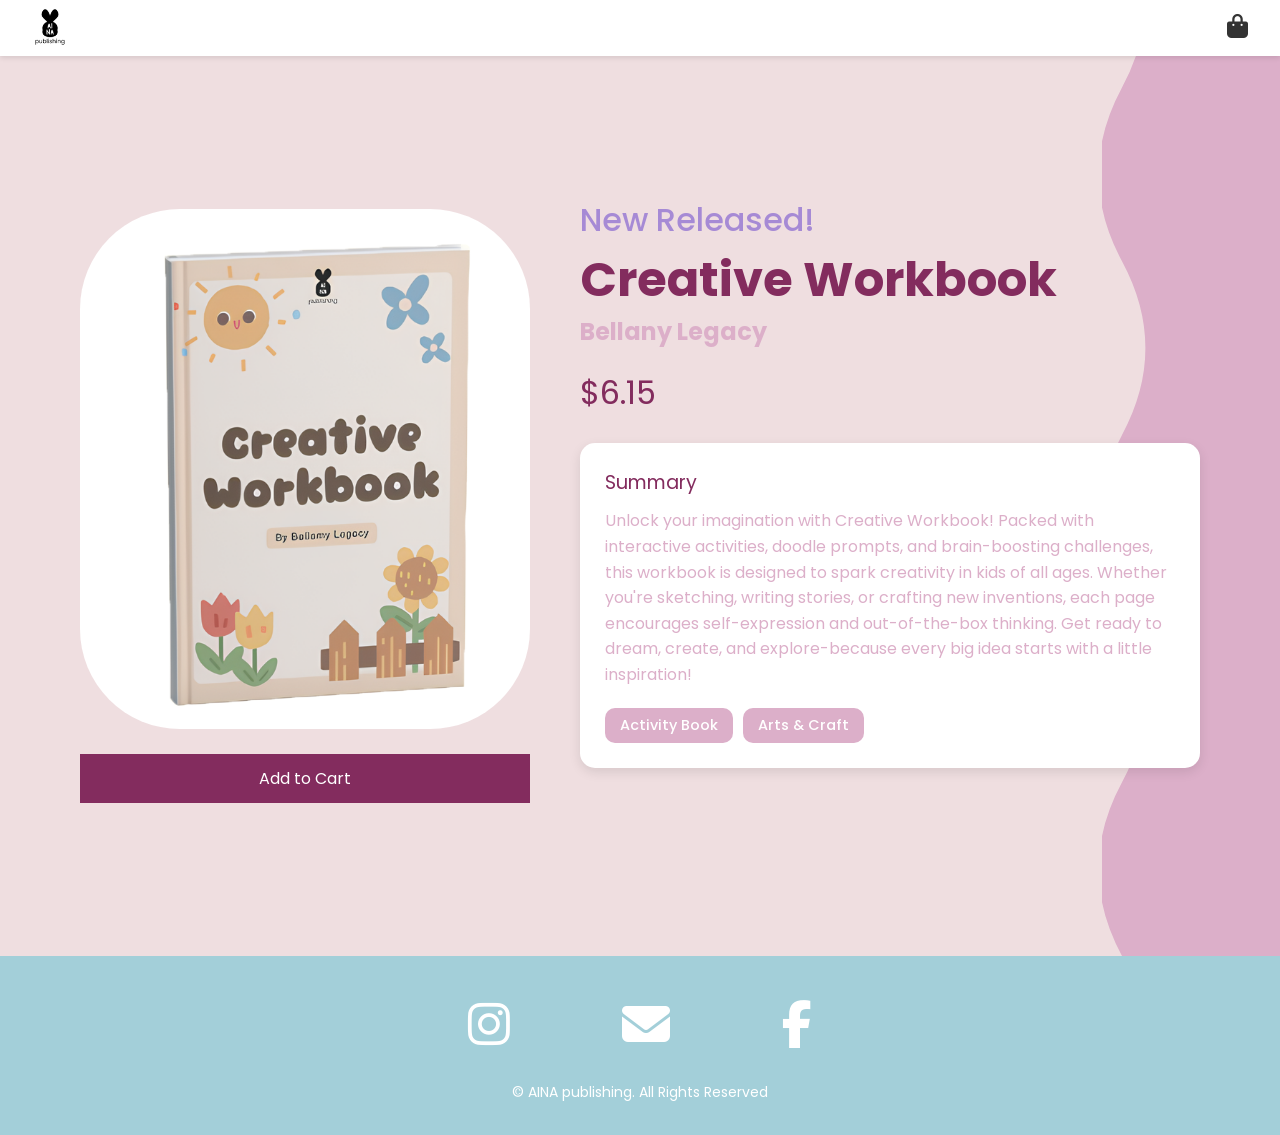
<file: pages/detail_pages/detailbook_five.html>
<!DOCTYPE html>
<html lang="en">
  <head>
    <meta charset="UTF-8" />
    <meta name="viewport" content="width=device-width, initial-scale=1.0" />
    <title>Book Detail</title>
    <link rel="stylesheet" href="/style/style.css" />
    <link rel="stylesheet" href="/style/book-detail.css" />
    <link
      rel="stylesheet"
      href="https://cdnjs.cloudflare.com/ajax/libs/font-awesome/6.4.0/css/all.min.css"
    />
  </head>
  <body>
    <nav class="navbar">
      <div class="logo">
        <a href="/">
          <img src="/assets/images/logo/logo.png" alt="AINA Publishing Logo" />
        </a>
      </div>
      <div class="nav-links">
        <a href="/index.html" class="nav-link">Home</a>
        <a href="/pages/about.html" class="nav-link">About</a>
        <a href="/pages/books.html" class="nav-link">Books</a>
        <a href="/pages/newsletter.html" class="nav-link">Newsletter</a>
        <a href="/pages/contact.html" class="nav-link">Contact</a>
      </div>
      <div class="cart">
        <a href="/pages/cart.html">
          <i class="fas fa-shopping-bag"></i>
        </a>
      </div>
    </nav>

    <section class="newsletter-section">
      <div class="newsletter-left"></div>

      <div class="newsletter-wave-container">
        <svg
          width="100%"
          height="100%"
          viewBox="0 0 1000 1000"
          xmlns="http://www.w3.org/2000/svg"
          preserveAspectRatio="none"
          overflow="visible"
          shape-rendering="auto"
        >
          <defs>
            <path
              id="wavepath"
              d="M 0 2000 0 500 Q 96.5 448 193 500 t 193 0 193 0 193 0 193 0 193 0 193 0 193 0  v1000 z"
            />
          </defs>
          <g>
            <use xlink:href="#wavepath" fill="#dcafc9"></use>
          </g>
        </svg>
      </div>

      <div class="newsletter-right"></div>
      <div class="book-detail-overlay">
        <div class="book-image-section">
          <img
            src="/assets/images/books/creative.png"
            alt="Book Cover"
            class="book-cover-image"
          />
          <div class="button-cart">
            <button class="add-to-cart-btn">Add to Cart</button>
          </div>
        </div>

        <div class="book-info-section">
          <h2>New Released!</h2>
          <h1 class="book-title">Creative Workbook</h1>
          <p class="book-author">Bellany Legacy</p>
          <p class="book-price">$6.15</p>

          <div class="summary-card">
            <p class="summary-title">Summary</p>
            <p class="description">
              Unlock your imagination with Creative Workbook! Packed with
              interactive activities, doodle prompts, and brain-boosting
              challenges, this workbook is designed to spark creativity in kids
              of all ages. Whether you're sketching, writing stories, or
              crafting new inventions, each page encourages self-expression and
              out-of-the-box thinking. Get ready to dream, create, and
              explore-because every big idea starts with a little inspiration!
            </p>
            <div class="category-tags">
              <span class="category-tag">Activity Book</span>
              <span class="category-tag">Arts & Craft</span>
            </div>
          </div>
        </div>
      </div>
    </section>

    <footer class="footer">
      <div class="social-links">
        <a href="https://instagram.com" class="social-link">
          <i class="fab fa-instagram"></i>
        </a>
        <a href="mailto:info@ainapublishing.com" class="social-link">
          <i class="fas fa-envelope"></i>
        </a>
        <a href="https://facebook.com" class="social-link">
          <i class="fab fa-facebook-f"></i>
        </a>
      </div>
      <p class="copyright">© AINA publishing. All Rights Reserved</p>
    </footer>
  </body>
</html>
</file>
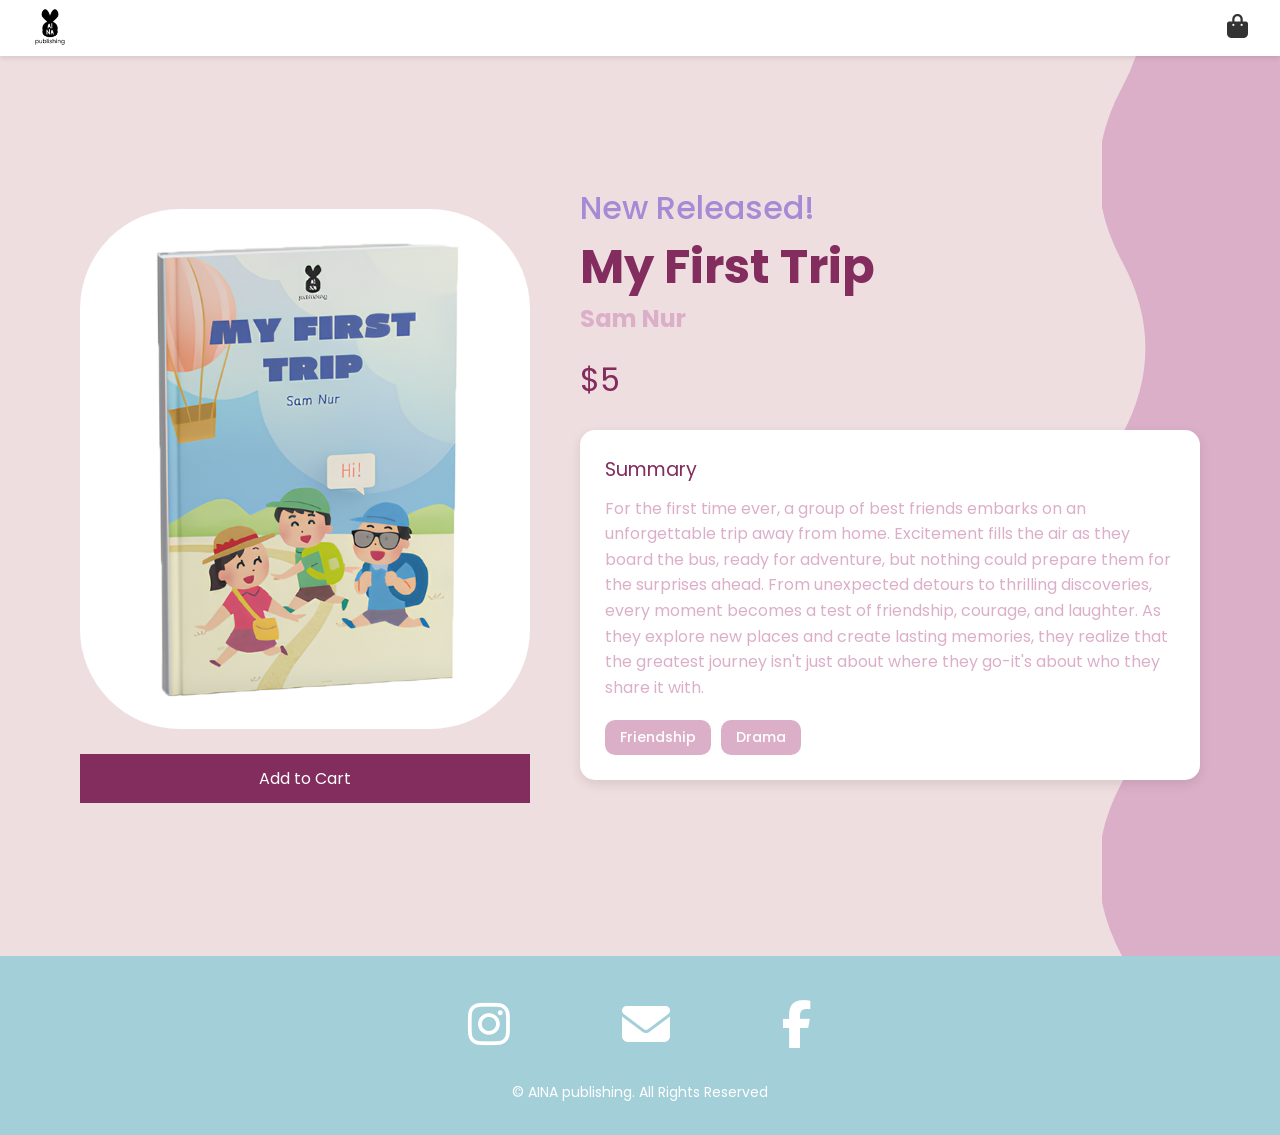
<file: pages/detail_pages/detailbook_four.html>
<!DOCTYPE html>
<html lang="en">
  <head>
    <meta charset="UTF-8" />
    <meta name="viewport" content="width=device-width, initial-scale=1.0" />
    <title>Book Detail</title>
    <link rel="stylesheet" href="/style/style.css" />
    <link rel="stylesheet" href="/style/book-detail.css" />
    <link
      rel="stylesheet"
      href="https://cdnjs.cloudflare.com/ajax/libs/font-awesome/6.4.0/css/all.min.css"
    />
  </head>
  <body>
    <nav class="navbar">
      <div class="logo">
        <a href="/">
          <img src="/assets/images/logo/logo.png" alt="AINA Publishing Logo" />
        </a>
      </div>
      <div class="nav-links">
        <a href="/index.html" class="nav-link">Home</a>
        <a href="/pages/about.html" class="nav-link">About</a>
        <a href="/pages/books.html" class="nav-link">Books</a>
        <a href="/pages/newsletter.html" class="nav-link">Newsletter</a>
        <a href="/pages/contact.html" class="nav-link">Contact</a>
      </div>
      <div class="cart">
        <a href="/pages/cart.html">
          <i class="fas fa-shopping-bag"></i>
        </a>
      </div>
    </nav>

    <section class="newsletter-section">
      <div class="newsletter-left"></div>

      <div class="newsletter-wave-container">
        <svg
          width="100%"
          height="100%"
          viewBox="0 0 1000 1000"
          xmlns="http://www.w3.org/2000/svg"
          preserveAspectRatio="none"
          overflow="visible"
          shape-rendering="auto"
        >
          <defs>
            <path
              id="wavepath"
              d="M 0 2000 0 500 Q 96.5 448 193 500 t 193 0 193 0 193 0 193 0 193 0 193 0 193 0  v1000 z"
            />
          </defs>
          <g>
            <use xlink:href="#wavepath" fill="#dcafc9"></use>
          </g>
        </svg>
      </div>

      <div class="newsletter-right"></div>
      <div class="book-detail-overlay">
        <div class="book-image-section">
          <img
            src="/assets/images/books/trip.png"
            alt="Book Cover"
            class="book-cover-image"
          />
          <div class="button-cart">
            <button class="add-to-cart-btn">Add to Cart</button>
          </div>
        </div>

        <div class="book-info-section">
          <h2>New Released!</h2>
          <h1 class="book-title">My First Trip</h1>
          <p class="book-author">Sam Nur</p>
          <p class="book-price">$5</p>

          <div class="summary-card">
            <p class="summary-title">Summary</p>
            <p class="description">
              For the first time ever, a group of best friends embarks on an
              unforgettable trip away from home. Excitement fills the air as
              they board the bus, ready for adventure, but nothing could prepare
              them for the surprises ahead. From unexpected detours to thrilling
              discoveries, every moment becomes a test of friendship, courage,
              and laughter. As they explore new places and create lasting
              memories, they realize that the greatest journey isn't just about
              where they go-it's about who they share it with.
            </p>
            <div class="category-tags">
              <span class="category-tag">Friendship</span>
              <span class="category-tag">Drama</span>
            </div>
          </div>
        </div>
      </div>
    </section>

    <footer class="footer">
      <div class="social-links">
        <a href="https://instagram.com" class="social-link">
          <i class="fab fa-instagram"></i>
        </a>
        <a href="mailto:info@ainapublishing.com" class="social-link">
          <i class="fas fa-envelope"></i>
        </a>
        <a href="https://facebook.com" class="social-link">
          <i class="fab fa-facebook-f"></i>
        </a>
      </div>
      <p class="copyright">© AINA publishing. All Rights Reserved</p>
    </footer>
  </body>
</html>
</file>
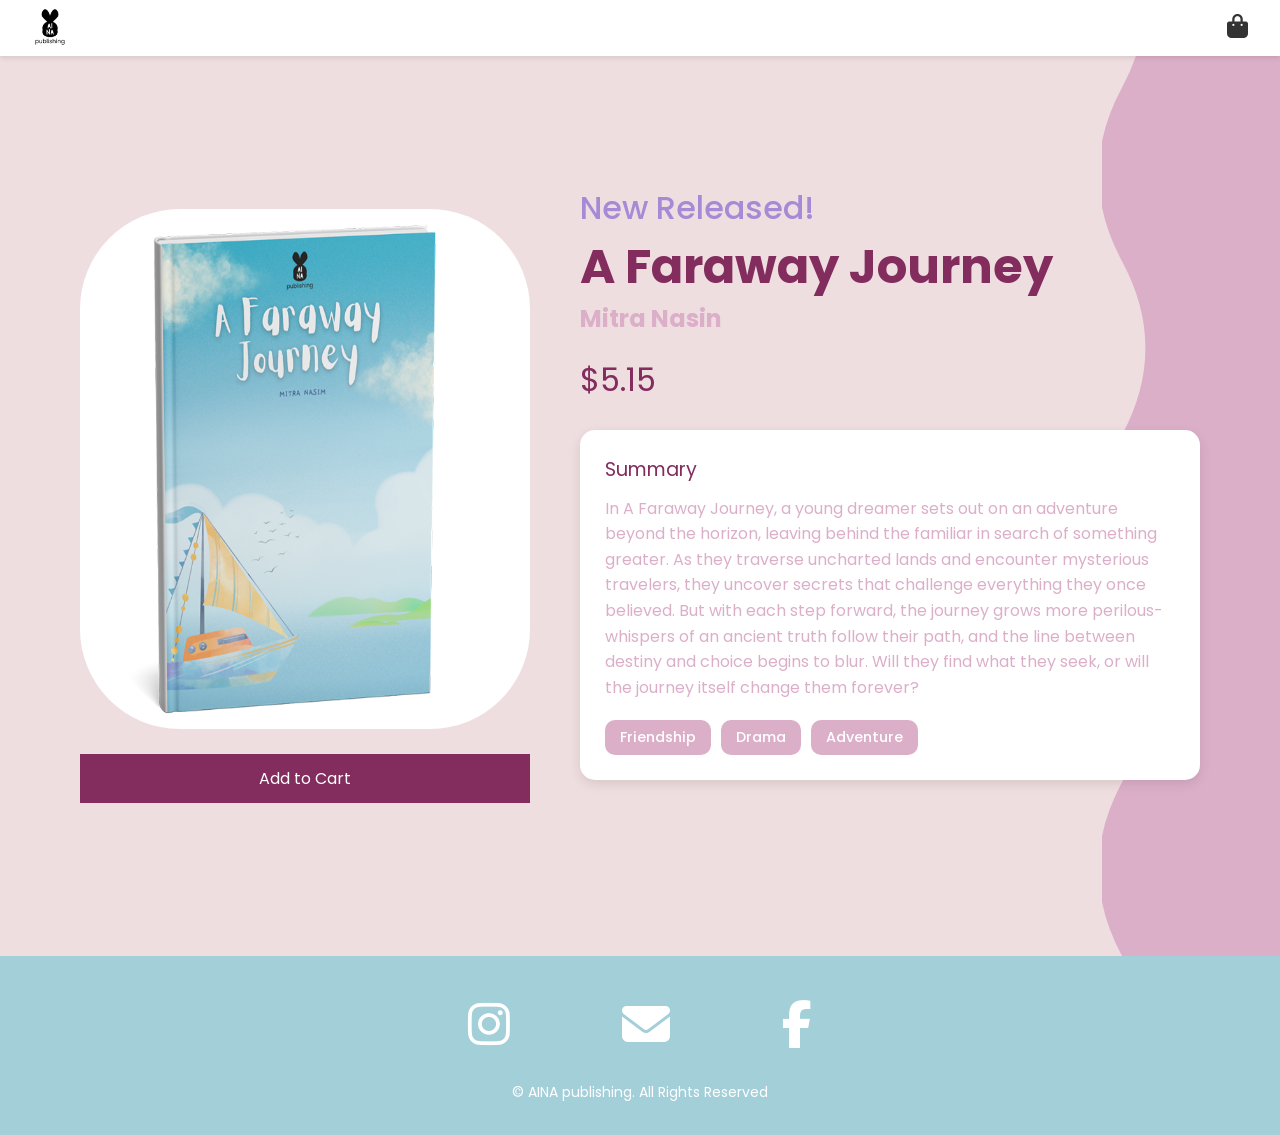
<file: pages/detail_pages/detailbook_one.html>
<!DOCTYPE html>
<html lang="en">
  <head>
    <meta charset="UTF-8" />
    <meta name="viewport" content="width=device-width, initial-scale=1.0" />
    <title>Book Detail</title>
    <link rel="stylesheet" href="/style/style.css" />
    <link rel="stylesheet" href="/style/book-detail.css" />
    <link
      rel="stylesheet"
      href="https://cdnjs.cloudflare.com/ajax/libs/font-awesome/6.4.0/css/all.min.css"
    />
  </head>
  <body>
    <nav class="navbar">
      <div class="logo">
        <a href="/">
          <img src="/assets/images/logo/logo.png" alt="AINA Publishing Logo" />
        </a>
      </div>
      <div class="nav-links">
        <a href="/index.html" class="nav-link">Home</a>
        <a href="/pages/about.html" class="nav-link">About</a>
        <a href="/pages/books.html" class="nav-link">Books</a>
        <a href="/pages/newsletter.html" class="nav-link">Newsletter</a>
        <a href="/pages/contact.html" class="nav-link">Contact</a>
      </div>
      <div class="cart">
        <a href="/pages/cart.html">
          <i class="fas fa-shopping-bag"></i>
        </a>
      </div>
    </nav>

    <section class="newsletter-section">
      <div class="newsletter-left"></div>

      <div class="newsletter-wave-container">
        <svg
          width="100%"
          height="100%"
          viewBox="0 0 1000 1000"
          xmlns="http://www.w3.org/2000/svg"
          preserveAspectRatio="none"
          overflow="visible"
          shape-rendering="auto"
        >
          <defs>
            <path
              id="wavepath"
              d="M 0 2000 0 500 Q 96.5 448 193 500 t 193 0 193 0 193 0 193 0 193 0 193 0 193 0  v1000 z"
            />
          </defs>
          <g>
            <use xlink:href="#wavepath" fill="#dcafc9"></use>
          </g>
        </svg>
      </div>

      <div class="newsletter-right"></div>
      <div class="book-detail-overlay">
        <div class="book-image-section">
          <img
            src="/assets/images/books/main.png"
            alt="Book Cover"
            class="book-cover-image"
          />
          <div class="button-cart">
            <button class="add-to-cart-btn">Add to Cart</button>
          </div>
        </div>

        <div class="book-info-section">
          <h2>New Released!</h2>
          <h1 class="book-title">A Faraway Journey</h1>
          <p class="book-author">Mitra Nasin</p>
          <p class="book-price">$5.15</p>

          <div class="summary-card">
            <p class="summary-title">Summary</p>
            <p class="description">
              In A Faraway Journey, a young dreamer sets out on an adventure
              beyond the horizon, leaving behind the familiar in search of
              something greater. As they traverse uncharted lands and encounter
              mysterious travelers, they uncover secrets that challenge
              everything they once believed. But with each step forward, the
              journey grows more perilous-whispers of an ancient truth follow
              their path, and the line between destiny and choice begins to
              blur. Will they find what they seek, or will the journey itself
              change them forever?
            </p>
            <div class="category-tags">
              <span class="category-tag">Friendship</span>
              <span class="category-tag">Drama</span>
              <span class="category-tag">Adventure</span>
            </div>
          </div>
        </div>
      </div>
    </section>

    <footer class="footer">
      <div class="social-links">
        <a href="https://instagram.com" class="social-link">
          <i class="fab fa-instagram"></i>
        </a>
        <a href="mailto:info@ainapublishing.com" class="social-link">
          <i class="fas fa-envelope"></i>
        </a>
        <a href="https://facebook.com" class="social-link">
          <i class="fab fa-facebook-f"></i>
        </a>
      </div>
      <p class="copyright">© AINA publishing. All Rights Reserved</p>
    </footer>
  </body>
</html>
</file>
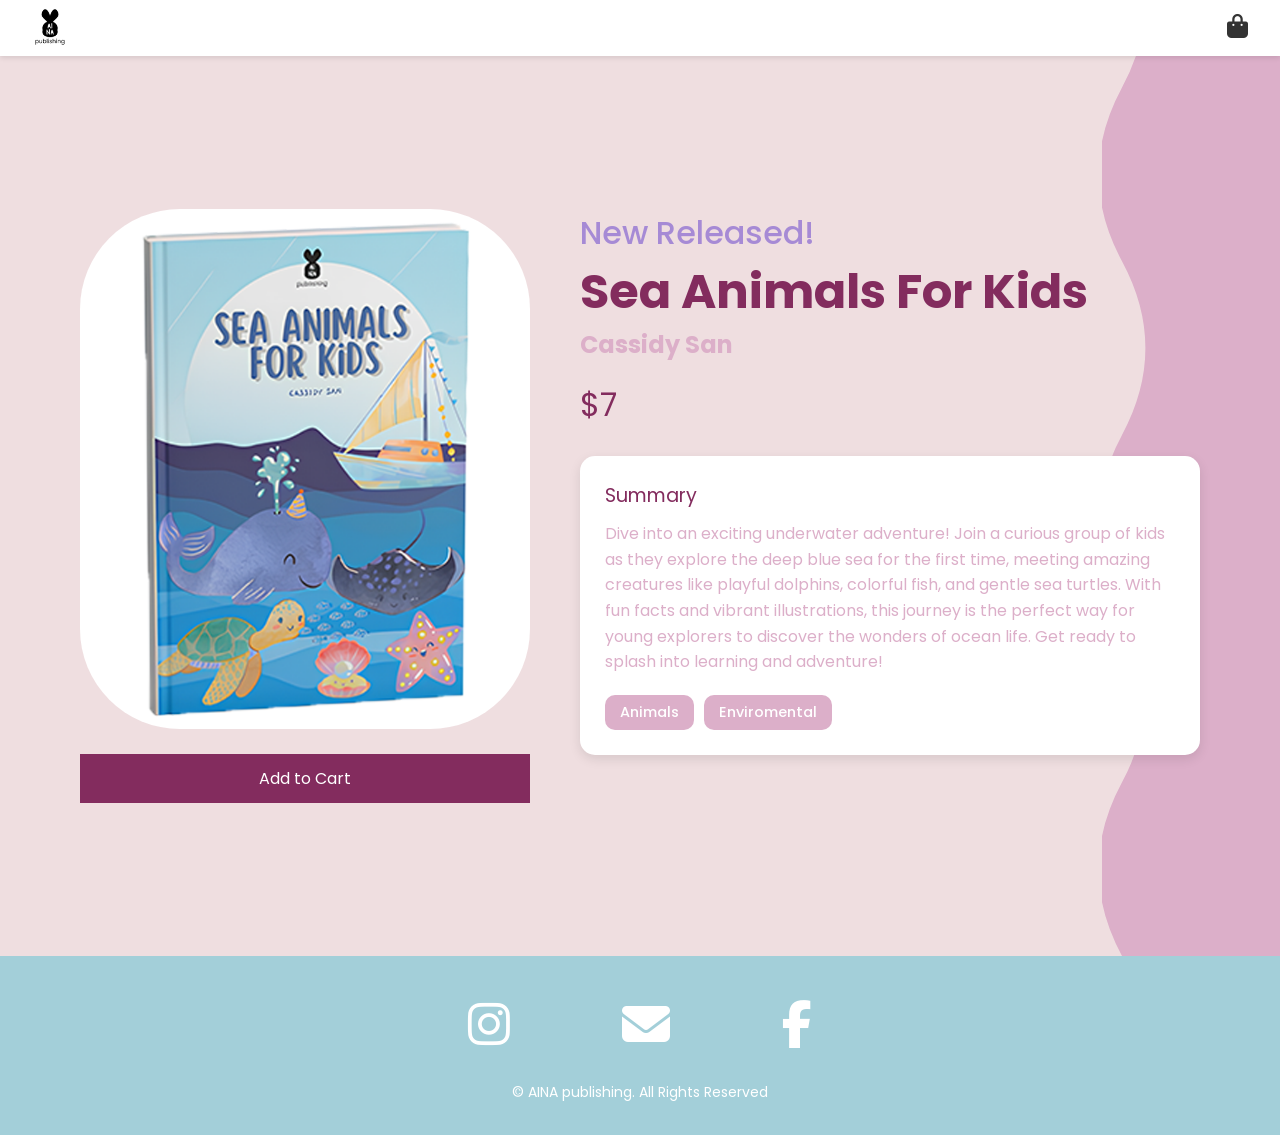
<file: pages/detail_pages/detailbook_six.html>
<!DOCTYPE html>
<html lang="en">
  <head>
    <meta charset="UTF-8" />
    <meta name="viewport" content="width=device-width, initial-scale=1.0" />
    <title>Book Detail</title>
    <link rel="stylesheet" href="/style/style.css" />
    <link rel="stylesheet" href="/style/book-detail.css" />
    <link
      rel="stylesheet"
      href="https://cdnjs.cloudflare.com/ajax/libs/font-awesome/6.4.0/css/all.min.css"
    />
  </head>
  <body>
    <nav class="navbar">
      <div class="logo">
        <a href="/">
          <img src="/assets/images/logo/logo.png" alt="AINA Publishing Logo" />
        </a>
      </div>
      <div class="nav-links">
        <a href="/index.html" class="nav-link">Home</a>
        <a href="/pages/about.html" class="nav-link">About</a>
        <a href="/pages/books.html" class="nav-link">Books</a>
        <a href="/pages/newsletter.html" class="nav-link">Newsletter</a>
        <a href="/pages/contact.html" class="nav-link">Contact</a>
      </div>
      <div class="cart">
        <a href="/pages/cart.html">
          <i class="fas fa-shopping-bag"></i>
        </a>
      </div>
    </nav>

    <section class="newsletter-section">
      <div class="newsletter-left"></div>

      <div class="newsletter-wave-container">
        <svg
          width="100%"
          height="100%"
          viewBox="0 0 1000 1000"
          xmlns="http://www.w3.org/2000/svg"
          preserveAspectRatio="none"
          overflow="visible"
          shape-rendering="auto"
        >
          <defs>
            <path
              id="wavepath"
              d="M 0 2000 0 500 Q 96.5 448 193 500 t 193 0 193 0 193 0 193 0 193 0 193 0 193 0  v1000 z"
            />
          </defs>
          <g>
            <use xlink:href="#wavepath" fill="#dcafc9"></use>
          </g>
        </svg>
      </div>

      <div class="newsletter-right"></div>
      <div class="book-detail-overlay">
        <div class="book-image-section">
          <img
            src="/assets/images/books/sea.png"
            alt="Book Cover"
            class="book-cover-image"
          />
          <div class="button-cart">
            <button class="add-to-cart-btn">Add to Cart</button>
          </div>
        </div>

        <div class="book-info-section">
          <h2>New Released!</h2>
          <h1 class="book-title">Sea Animals For Kids</h1>
          <p class="book-author">Cassidy San</p>
          <p class="book-price">$7</p>

          <div class="summary-card">
            <p class="summary-title">Summary</p>
            <p class="description">
              Dive into an exciting underwater adventure! Join a curious group
              of kids as they explore the deep blue sea for the first time,
              meeting amazing creatures like playful dolphins, colorful fish,
              and gentle sea turtles. With fun facts and vibrant illustrations,
              this journey is the perfect way for young explorers to discover
              the wonders of ocean life. Get ready to splash into learning and
              adventure!
            </p>
            <div class="category-tags">
              <span class="category-tag">Animals</span>
              <span class="category-tag">Enviromental</span>
            </div>
          </div>
        </div>
      </div>
    </section>

    <footer class="footer">
      <div class="social-links">
        <a href="https://instagram.com" class="social-link">
          <i class="fab fa-instagram"></i>
        </a>
        <a href="mailto:info@ainapublishing.com" class="social-link">
          <i class="fas fa-envelope"></i>
        </a>
        <a href="https://facebook.com" class="social-link">
          <i class="fab fa-facebook-f"></i>
        </a>
      </div>
      <p class="copyright">© AINA publishing. All Rights Reserved</p>
    </footer>
  </body>
</html>
</file>
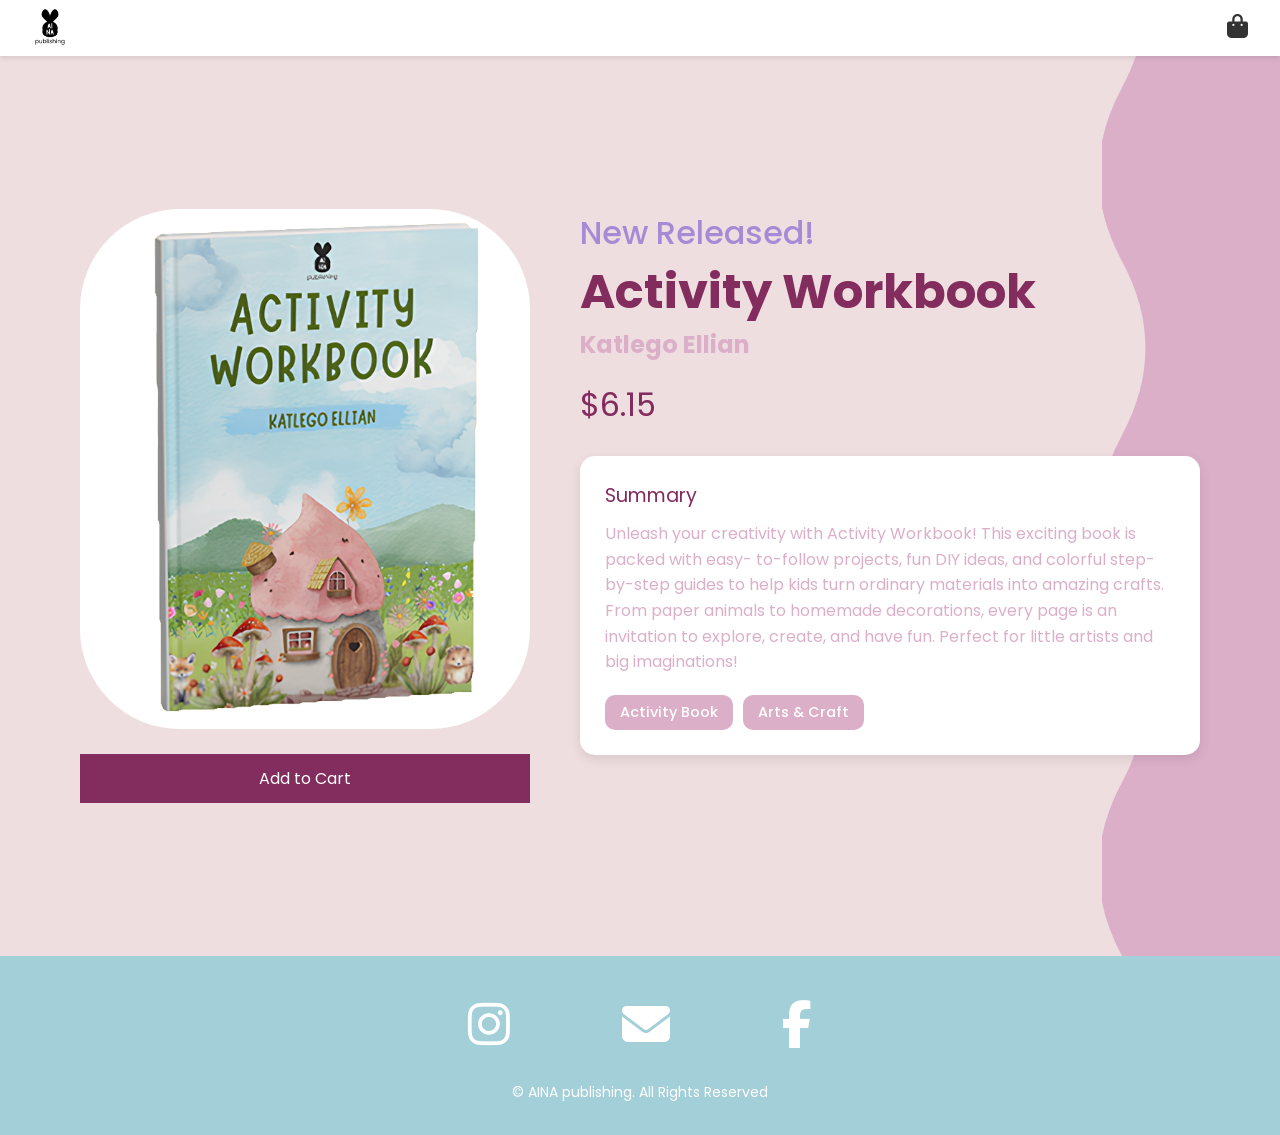
<file: pages/detail_pages/detailbook_three.html>
<!DOCTYPE html>
<html lang="en">
  <head>
    <meta charset="UTF-8" />
    <meta name="viewport" content="width=device-width, initial-scale=1.0" />
    <title>Book Detail</title>
    <link rel="stylesheet" href="/style/style.css" />
    <link rel="stylesheet" href="/style/book-detail.css" />
    <link
      rel="stylesheet"
      href="https://cdnjs.cloudflare.com/ajax/libs/font-awesome/6.4.0/css/all.min.css"
    />
  </head>
  <body>
    <nav class="navbar">
      <div class="logo">
        <a href="/">
          <img src="/assets/images/logo/logo.png" alt="AINA Publishing Logo" />
        </a>
      </div>
      <div class="nav-links">
        <a href="/index.html" class="nav-link">Home</a>
        <a href="/pages/about.html" class="nav-link">About</a>
        <a href="/pages/books.html" class="nav-link">Books</a>
        <a href="/pages/newsletter.html" class="nav-link">Newsletter</a>
        <a href="/pages/contact.html" class="nav-link">Contact</a>
      </div>
      <div class="cart">
        <a href="/pages/cart.html">
          <i class="fas fa-shopping-bag"></i>
        </a>
      </div>
    </nav>

    <section class="newsletter-section">
      <div class="newsletter-left"></div>

      <div class="newsletter-wave-container">
        <svg
          width="100%"
          height="100%"
          viewBox="0 0 1000 1000"
          xmlns="http://www.w3.org/2000/svg"
          preserveAspectRatio="none"
          overflow="visible"
          shape-rendering="auto"
        >
          <defs>
            <path
              id="wavepath"
              d="M 0 2000 0 500 Q 96.5 448 193 500 t 193 0 193 0 193 0 193 0 193 0 193 0 193 0  v1000 z"
            />
          </defs>
          <g>
            <use xlink:href="#wavepath" fill="#dcafc9"></use>
          </g>
        </svg>
      </div>

      <div class="newsletter-right"></div>
      <div class="book-detail-overlay">
        <div class="book-image-section">
          <img
            src="/assets/images/books/activity.png"
            alt="Book Cover"
            class="book-cover-image"
          />
          <div class="button-cart">
            <button class="add-to-cart-btn">Add to Cart</button>
          </div>
        </div>

        <div class="book-info-section">
          <h2>New Released!</h2>
          <h1 class="book-title">Activity Workbook</h1>
          <p class="book-author">Katlego Ellian</p>
          <p class="book-price">$6.15</p>

          <div class="summary-card">
            <p class="summary-title">Summary</p>
            <p class="description">
              Unleash your creativity with Activity Workbook! This exciting book
              is packed with easy- to-follow projects, fun DIY ideas, and
              colorful step-by-step guides to help kids turn ordinary materials
              into amazing crafts. From paper animals to homemade decorations,
              every page is an invitation to explore, create, and have fun.
              Perfect for little artists and big imaginations!
            </p>
            <div class="category-tags">
              <span class="category-tag">Activity Book</span>
              <span class="category-tag">Arts & Craft</span>
            </div>
          </div>
        </div>
      </div>
    </section>

    <footer class="footer">
      <div class="social-links">
        <a href="https://instagram.com" class="social-link">
          <i class="fab fa-instagram"></i>
        </a>
        <a href="mailto:info@ainapublishing.com" class="social-link">
          <i class="fas fa-envelope"></i>
        </a>
        <a href="https://facebook.com" class="social-link">
          <i class="fab fa-facebook-f"></i>
        </a>
      </div>
      <p class="copyright">© AINA publishing. All Rights Reserved</p>
    </footer>
  </body>
</html>
</file>
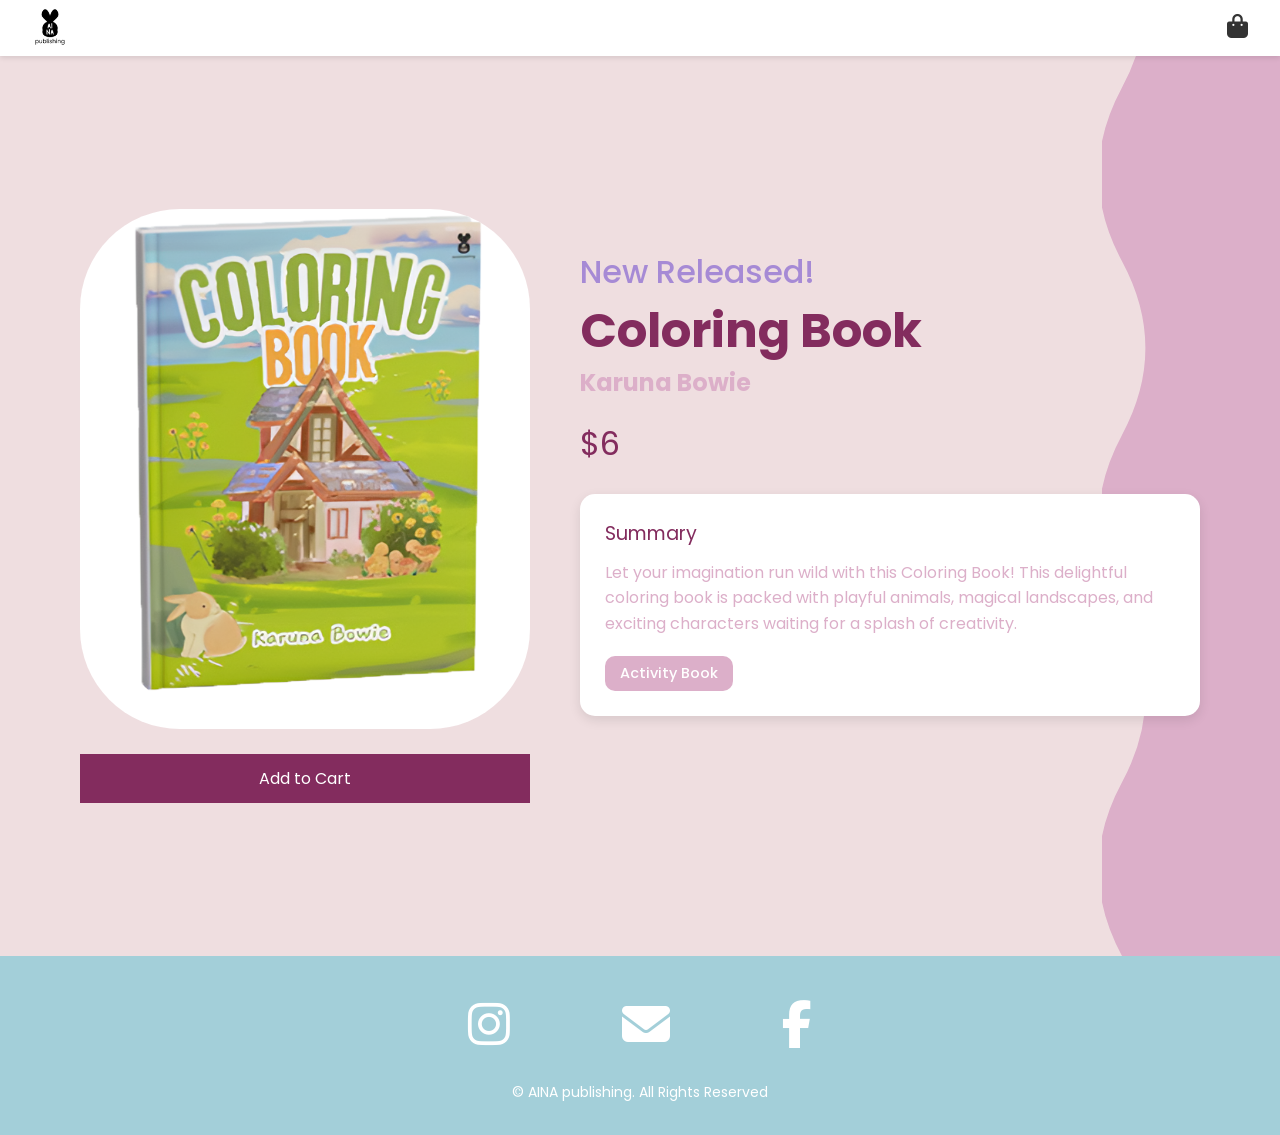
<file: pages/detail_pages/detailbook_two.html>
<!DOCTYPE html>
<html lang="en">
  <head>
    <meta charset="UTF-8" />
    <meta name="viewport" content="width=device-width, initial-scale=1.0" />
    <title>Book Detail</title>
    <link rel="stylesheet" href="/style/style.css" />
    <link rel="stylesheet" href="/style/book-detail.css" />
    <link
      rel="stylesheet"
      href="https://cdnjs.cloudflare.com/ajax/libs/font-awesome/6.4.0/css/all.min.css"
    />
  </head>
  <body>
    <nav class="navbar">
      <div class="logo">
        <a href="/">
          <img src="/assets/images/logo/logo.png" alt="AINA Publishing Logo" />
        </a>
      </div>
      <div class="nav-links">
        <a href="/index.html" class="nav-link">Home</a>
        <a href="/pages/about.html" class="nav-link">About</a>
        <a href="/pages/books.html" class="nav-link">Books</a>
        <a href="/pages/newsletter.html" class="nav-link">Newsletter</a>
        <a href="/pages/contact.html" class="nav-link">Contact</a>
      </div>
      <div class="cart">
        <a href="/pages/cart.html">
          <i class="fas fa-shopping-bag"></i>
        </a>
      </div>
    </nav>

    <section class="newsletter-section">
      <div class="newsletter-left"></div>

      <div class="newsletter-wave-container">
        <svg
          width="100%"
          height="100%"
          viewBox="0 0 1000 1000"
          xmlns="http://www.w3.org/2000/svg"
          preserveAspectRatio="none"
          overflow="visible"
          shape-rendering="auto"
        >
          <defs>
            <path
              id="wavepath"
              d="M 0 2000 0 500 Q 96.5 448 193 500 t 193 0 193 0 193 0 193 0 193 0 193 0 193 0  v1000 z"
            />
          </defs>
          <g>
            <use xlink:href="#wavepath" fill="#dcafc9"></use>
          </g>
        </svg>
      </div>

      <div class="newsletter-right"></div>
      <div class="book-detail-overlay">
        <div class="book-image-section">
          <img
            src="/assets/images/books/coloring.png"
            alt="Book Cover"
            class="book-cover-image"
          />
          <div class="button-cart">
            <button class="add-to-cart-btn">Add to Cart</button>
          </div>
        </div>

        <div class="book-info-section">
          <h2>New Released!</h2>
          <h1 class="book-title">Coloring Book</h1>
          <p class="book-author">Karuna Bowie</p>
          <p class="book-price">$6</p>

          <div class="summary-card">
            <p class="summary-title">Summary</p>
            <p class="description">
              Let your imagination run wild with this Coloring Book! This
              delightful coloring book is packed with playful animals, magical
              landscapes, and exciting characters waiting for a splash of
              creativity.
            </p>
            <div class="category-tags">
              <span class="category-tag">Activity Book</span>
            </div>
          </div>
        </div>
      </div>
    </section>

    <footer class="footer">
      <div class="social-links">
        <a href="https://instagram.com" class="social-link">
          <i class="fab fa-instagram"></i>
        </a>
        <a href="mailto:info@ainapublishing.com" class="social-link">
          <i class="fas fa-envelope"></i>
        </a>
        <a href="https://facebook.com" class="social-link">
          <i class="fab fa-facebook-f"></i>
        </a>
      </div>
      <p class="copyright">© AINA publishing. All Rights Reserved</p>
    </footer>
  </body>
</html>
</file>
<file: style/style.css>
@import url("https://fonts.googleapis.com/css2?family=Poppins:ital,wght@0,100;0,200;0,300;0,400;0,500;0,600;0,700;0,800;0,900;1,100;1,200;1,300;1,400;1,500;1,600;1,700;1,800;1,900&display=swap");

* {
  margin: 0;
  padding: 0;
  box-sizing: border-box;
  font-family: "Poppins", sans-serif;
}

body {
  background-color: #f8f9fa;
  color: #333;
  line-height: 1.6;
  display: flex;
  flex-direction: column;
  min-height: 100vh;
}

a {
  text-decoration: none;
  color: inherit;
  transition: color 0.3s ease;
}

ul {
  list-style: none;
}

.btn {
  display: inline-block;
  padding: 8px 24px;
  border-radius: 4px;
  font-weight: 500;
  transition: all 0.3s ease;
  cursor: pointer;
  text-align: center;
  border: 1px solid transparent;
}

.btn-primary {
  background-color: #832c5e;
  color: white;
  border-color: #832c5e;
}

.btn-primary:hover {
  background-color: #6e2650;
  border-color: #6e2650;
}

.btn-outline {
  border-color: #832c5e;
  color: #832c5e;
  background-color: transparent;
}

.btn-outline:hover {
  background-color: #832c5e;
  color: white;
}

.btn-outline-white {
  border-color: white;
  color: white;
  background-color: transparent;
}

.btn-outline-white:hover {
  background-color: white;
  color: #832c5e;
}

.navbar {
  display: flex;
  justify-content: space-between;
  align-items: center;
  padding: 8px 32px;
  background-color: #fff;
  box-shadow: 0 2px 5px rgba(0, 0, 0, 0.1);
  position: sticky;
  top: 0;
  z-index: 1000;
}

.logo img {
  height: 40px;
  width: auto;
  display: block;
}

.nav-links {
  display: none;
}

.nav-link {
  color: #707070;
  padding: 8px 0;
}

.nav-link:hover {
  color: #832c5e;
}

.cart i {
  font-size: 24px;
  color: #333;
  cursor: pointer;
}
.footer {
  background-color: #a3cfd9;
  padding: 32px;
  text-align: center;
  margin-top: auto;
  color: white;
  display: flex;
  flex-direction: column;
  justify-content: center;
  align-items: center;
}

.social-links {
  display: flex;
  justify-content: center;
  gap: 7rem;
}

.social-link {
  color: white;
  font-size: 3rem;
  transition: color 0.3s ease;
}

.social-link:hover {
  color: #832c5e;
}

.copyright {
  font-size: 14px;
  margin-top: 16px;
}
</file>
<file: style/homeStyle.css>
.hero {
  background-color: #efdee0;
  min-height: 100svh;
  display: flex;
  align-items: center;
  justify-content: center;
  position: relative;
  padding-bottom: 0;
}

.container {
  display: flex;
  width: 100%;
}

.left-box {
  flex: 0 0 40%;
  display: flex;
  justify-content: center;
  align-items: center;
}

.hero-image {
  max-width: 90%;
  height: auto;
  object-fit: cover;
}

.right-box {
  flex: 0 0 40%;
  display: flex;
  flex-direction: column;
  justify-content: start;
  align-items: flex-start;
  padding: 20px;
  color: #832c5e;
}

.heading {
  font-size: 4rem;
  font-weight: bolder;
  margin-bottom: 10px;
  text-align: left;
  line-height: 1.4;
  margin-bottom: 20px;
}

.description {
  font-size: 1.3rem;
  margin-bottom: 20px;
  text-align: left;
  margin-bottom: 80px;
}

.cta-buttons {
  display: flex;
  gap: 20px;
}

.cta {
  padding: 10px 20px;
  font-size: 16px;
  border: none;
  cursor: pointer;
  border-radius: 5px;
  transition: background-color 0.3s ease;
}

.cta.left {
  background-color: #832c5e;
  color: white;
}

.cta.left:hover {
  background-color: #682049;
}

.cta.right {
  background-color: transparent;
  color: #682049;
  border: 2px solid #682049;
}

.cta.right:hover {
  background-color: #b4b4b4;
}

.hero .wave-container.hero-wave {
  position: absolute;
  bottom: -1px;
  left: 0;
  width: 100%;
  z-index: 0;
}

.hero .container,
.hero .right-box,
.hero .cta-buttons {
  position: relative;
  z-index: 1;
}

.new-releases {
  background-color: #dcafc9;
  min-height: 100svh;
  display: flex;
  align-items: center;
  justify-content: center;
  position: relative;
  padding-bottom: 0;
}

.new-releases .container {
  width: 100%;
  max-width: 1140px;
  margin: 0 auto;
  position: relative;
  text-align: center;
  display: flex;
  flex-direction: column;
}

.new-releases .heading {
  color: white;
  font-size: 4rem;
  font-weight: bold;
  margin-bottom: 48px;
  text-align: center;
}

.card-container {
  display: flex;
  flex-wrap: wrap;
  justify-content: space-between;
  margin-top: 20px;
}

.book-card {
  background-color: white;
  border-radius: 49%;
  padding: 60px;
  text-align: center;
  box-shadow: 0 4px 12px rgba(0, 0, 0, 0.1);
  transition: transform 0.3s ease, box-shadow 0.3s ease;
  width: 30%;
  max-width: 350px;
  margin-bottom: 20px;
}

.book-card img {
  width: 100%;
  height: auto;
  object-fit: cover;
  margin-bottom: 16px;
  border-radius: 4px;
}

.book-card h3 {
  color: #832c5e;
  font-size: 20px;
  font-weight: 600;
  margin-bottom: 4px;
}

.book-card p {
  color: #707070;
  font-size: 14px;
  line-height: 1.5;
}

.book-card:hover {
  transform: translateY(-5px);
  box-shadow: 0 8px 16px rgba(0, 0, 0, 0.15);
}

.new-releases .wave-container.new-releases-wave {
  position: absolute;
  bottom: -1px;
  left: 0;
  width: 100%;
  z-index: 0;
}

.new-releases .container,
.new-releases h2,
.new-releases .book-cards {
  position: relative;
  z-index: 1;
}

.newsletter {
  background-color: #a68ad5;
  min-height: 100svh;
  position: relative;
  overflow: hidden;
  display: flex;
  align-items: center;
  justify-content: center;
  padding: 64px 32px;
}

.newsletter .container {
  width: 100%;
  margin: 0 auto;
  z-index: 1;
  padding-bottom: 64px;
}

.newsletter-content {
  display: flex;
  flex-direction: row;
  justify-content: space-around;
  align-items: center;
  gap: 48px;
  width: 100%;
}
.newsletter-image {
  flex-shrink: 0;
}

.newsletter-image img {
  position: absolute;
  bottom: 0;
  left: 0;
  z-index: 2;
  max-width: 50vw;
  width: auto;
  max-height: 80vh;
  height: auto;
  border-radius: 8px;
}

.newsletter-form {
  max-width: 740px;
  width: 100%;
  text-align: left;
  position: relative;
  z-index: 3;
}

.newsletter-form h2 {
  color: white;
  font-size: 4rem;
  font-weight: bold;
  margin-bottom: 24px;
}

.newsletter-form p {
  color: white;
  margin-bottom: 24px;
  font-size: 1.5rem;
}

.newsletter-form .form-group {
  display: flex;
  gap: 8px;
  align-items: center;
}

.newsletter-form form {
  display: flex;
  flex-direction: column;
  gap: 16px;
}

.email-input {
  padding: 12px 16px;
  border-radius: 4px;
  border: none;
  font-size: 16px;
  width: 100%;
  flex-grow: 1;
  min-width: 200px;
}

.newsletter .btn {
  padding: 12px 24px;
  border-radius: 4px;
  cursor: pointer;
  font-weight: bold;
  text-transform: uppercase;
  letter-spacing: 1px;
  border: 2px solid white;
  background-color: transparent;
  color: white;
  transition: background-color 0.3s ease, color 0.3s ease;
  white-space: nowrap;
  height: 43.2px;
  box-sizing: border-box;
}

.newsletter .btn:hover {
  background-color: white;
  color: #a68ad5;
}

.wave-container {
  position: absolute;
  bottom: 0;
  left: 0;
  width: 100%;
  overflow: hidden;
  line-height: 0;
}

.wave-container svg {
  display: block;
  width: 100%;
  height: 700px;
}
</file>
<file: style/aboutStyle.css>
.hero {
  background-color: #efdee0;
  min-height: 100svh;
  display: flex;
  align-items: center;
  justify-content: center;
  position: relative;
  padding-bottom: 0;
}

.container {
  display: flex;
  width: 100%;
  flex-direction: row;
  align-items: center;
  justify-content: center;
}

.right-box {
  flex: 0 0 80%;
  display: flex;
  flex-direction: column;
  justify-content: center;
  align-items: flex-start;
  padding: 20px;
  color: #832c5e;
}

.heading {
  font-size: 3.5rem;
  font-weight: bolder;
  margin-bottom: 10px;
  text-align: left;
  line-height: 1.4;
}

.description {
  font-size: 1.1rem;
  margin-bottom: 20px;
  text-align: left;
  margin-bottom: 30px;
}

.hero .wave-container.hero-wave {
  position: absolute;
  bottom: -1px;
  left: 0;
  width: 100%;
  z-index: 0;
}

.hero .container,
.hero .right-box {
  position: relative;
  z-index: 1;
}

.wave-container {
  position: absolute;
  bottom: 0;
  left: 0;
  width: 100%;
  overflow: hidden;
  line-height: 0;
}

.wave-container svg {
  display: block;
  width: 100%;
  height: 700px;
}

.quote {
  background-color: #dcafc9;
  min-height: 55svh;
  display: flex;
  justify-content: center;
  align-items: center;
  padding: 64px 32px;
}

.quote .container {
  width: 100%;
  display: flex;
  justify-content: center;
  align-items: center;
  text-align: center;
}

.quote-content {
  display: flex;
  flex-direction: column;
  justify-content: center;
  align-items: center;
}

.quote-content h1 {
  color: white;
  font-size: 3rem;
  font-weight: normal;
  font-style: italic;
}

.quote-heading {
  display: flex;
  flex-direction: row;
  justify-content: space-around;
  align-items: center;
  gap: 48px;
  width: 100%;
}

.quote-text {
  max-width: 740px;
  width: 100%;
  text-align: center;
  position: relative;
}

.quote-text h2 {
  color: white;
  font-size: 2rem;
  font-weight: normal;
  font-style: italic;
  margin-top: 24px;
}
</file>
<file: style/booksStyle.css>
.hero_one {
  background-color: #efdee0;
  min-height: 100svh;
  display: flex;
  align-items: center;
  justify-content: center;
  position: relative;
  padding-bottom: 0;
}

.hero_two {
  background-color: #dcafc9;
  min-height: 100svh;
  display: flex;
  align-items: center;
  justify-content: center;
  position: relative;
  padding-bottom: 0;
}

.hero_three {
  background-color: #a68ad5;
  min-height: 100svh;
  display: flex;
  align-items: center;
  justify-content: center;
  position: relative;
  padding-bottom: 0;
}

.container {
  display: flex;
  width: 100%;
  flex-direction: row;
  align-items: center;
  justify-content: center;
}

.right-box {
  flex: 0 0 80%;
  display: flex;
  flex-direction: column;
  justify-content: center;
  align-items: flex-start;
  padding: 20px;
  color: #832c5e;
}

.heading {
  font-size: 3.5rem;
  font-weight: bolder;
  margin-bottom: 10px;
  text-align: left;
  line-height: 1.4;
}

.description {
  font-size: 1.3rem;
  margin-bottom: 20px;
  text-align: left;
  margin-bottom: 30px;
}

.hero_one .wave-container.hero-wave {
  position: absolute;
  bottom: 0;
  left: 0;
  width: 100%;
  z-index: 0;
}

.hero_one .container,
.hero_one .right-box {
  position: relative;
  z-index: 1;
}

.hero_two .wave-container.hero-wave {
  position: absolute;
  bottom: 0;
  left: 0;
  width: 100%;
  z-index: 0;
}

.hero_two .container,
.hero_two .right-box {
  position: relative;
  z-index: 1;
}

.hero_three .wave-container.hero-wave {
  position: absolute;
  bottom: 0;
  left: 0;
  width: 100%;
  z-index: 0;
}

.hero_three .container,
.hero_three .right-box {
  position: relative;
  z-index: 1;
}

.wave-container {
  position: absolute;
  bottom: 0;
  left: 0;
  width: 100%;
  overflow: hidden;
  line-height: 0;
}

.wave-container svg {
  display: block;
  width: 100%;
  height: auto;
}

.header {
  display: flex;
  justify-content: space-between;
  width: 100%;
  padding: 20px;
  margin-bottom: 20px;
}

.our-books-heading {
  font-size: 2.5rem;
  font-weight: bold;
  color: #832c5e;
}

.search-bar-container {
  display: flex;
  align-items: center;
  justify-content: flex-start;
  position: relative;
}

.search-icon {
  font-size: 1.5rem;
  color: #832c5e;
  margin-right: 10px;
}

.search-bar {
  width: 250px;
  padding: 7px;
  font-size: 1rem;
  border: none;
  border-radius: 15px;
  outline: none;
  background-color: #fff;
  color: #832c5e;
}

.cards-container {
  display: flex;
  flex-direction: column;
  gap: 70px;
  width: 100%;
  margin-top: 25px;
}

.card {
  display: flex;
  flex-direction: row;
  background-color: #fffdf5;
  border-radius: 70px;
  overflow: hidden;
  width: 100%;
}

.card-left {
  flex: 1;
  padding: 50px;
  display: flex;
  justify-content: center;
  align-items: center;
}

.card-left img {
  width: 100%;
  max-width: 250px;
  height: auto;
  max-height: 300px;
  object-fit: cover;
  transition: transform 0.3s ease;
}

.card-left a {
  display: block;
  width: 100%;
  height: 100%;
}

.card-right {
  flex: 2;
  padding: 20px;
  display: flex;
  flex-direction: column;
  justify-content: flex-start;
  border-left: 4px solid #dcafc9;
  margin-top: 25px;
  margin-bottom: 25px;
  line-height: 1.5;
}

.card-title {
  font-size: 2rem;
  font-weight: bold;
  margin-bottom: 5px;
}

.card-author {
  font-size: 1.2rem;
  font-weight: bold;
  opacity: 50%;
  margin-bottom: 5px;
}

.card-price {
  color: #832c5e;
  font-weight: bold;
  font-size: 1.5rem;
  margin-bottom: 10px;
}

.card-description {
  font-size: 1rem;
  margin-bottom: 20px;
  opacity: 70%;
}

.card-categories {
  display: flex;
  flex-wrap: wrap;
  gap: 10px;
}

.category {
  background-color: #dcafc9;
  padding: 5px 10px;
  border-radius: 10px;
  font-size: 1rem;
  color: #fffdf5;
}
</file>
<file: style/cartStyle.css>
body {
  background-color: #efdee0;
}

.cart-container {
  max-width: auto;
  margin: 10px auto;
  padding: 40px;
  box-sizing: border-box;
}

.cart-container h1 {
  font-size: 2.5em;
  font-weight: 700;
  color: #832c5e;
  margin-bottom: 30px;
}

.cart-content {
  display: flex;
  flex-wrap: wrap;
  gap: 30px;
}

.cart-items-column {
  flex: 2;
  min-width: 750px;
}

.cart-item-card {
  background-color: #fffdf4;
  border-radius: 10px;
  padding: 20px;
  margin-bottom: 20px;
  display: flex;
  gap: 20px;
  box-shadow: 0 4px 12px rgba(0, 0, 0, 0.08);
  transition: box-shadow 0.3s ease;
  align-items: flex-start;
}

.cart-item-card:hover {
  box-shadow: 0 6px 16px rgba(0, 0, 0, 0.12);
}

.item-image {
  width: 180px;
  height: 180px;
  object-fit: cover;
  border-radius: 5px;
  align-self: flex-start;
  flex-shrink: 0;
}

.item-info {
  flex-grow: 1;
  display: flex;
  flex-direction: column;
  justify-content: flex-start;
}

.item-title {
  font-size: 1.5em;
  font-weight: bold;
  margin: 5px 0 10px 0;
  color: #832c5e;
}

.item-controls {
  display: flex;
  justify-content: space-between;
  align-items: center;
  margin-top: 75px;
  margin-bottom: 5px;
}

.item-quantity {
  display: flex;
  align-items: center;
  gap: 10px;
  font-size: 0.9em;
  color: #832c5e;
}

.qty-btn {
  width: 24px;
  height: 24px;
  font-size: 1.2em;
  line-height: 24px;
  text-align: center;
  cursor: pointer;
  color: #832c5e;
  border: none;
  background: none;
  padding: 0;
  transition: color 0.2s ease, opacity 0.2s ease;
  user-select: none;
}

.qty-btn:hover {
  color: #000;
  opacity: 0.8;
}

.qty-value {
  font-weight: 500;
  min-width: 20px;
  text-align: center;
  background-color: #fff;
  border: 1px solid #832c5e;
  padding: 2px 10px;
  font-size: 0.9em;
}

.item-price {
  display: flex;
  align-items: center;
  gap: 8px;
  font-size: 0.9em;
  color: #832c5e;
}

.price-value {
  font-weight: 600;
  font-size: 1.1em;
  color: #832c5e;
  background-color: #fff;
  border: 1px solid #832c5e;
  padding: 2px 15px;
  min-width: 60px;
  text-align: right;
}

.sub-total-row {
  display: flex;
  justify-content: flex-end;
  margin-top: 10px;
}

.bg-total {
  background-color: #fffdf4;
  padding: 10px 20px;
  border-radius: 8px;
  display: flex;
  align-items: center;
  gap: 15px;
  font-weight: 600;
  color: #832c5e;
}

.sub-total-value {
  font-size: 1.2em;
  background-color: #fff;
  border: 1px solid #832c5e;
  padding: 5px 25px;
  min-width: 80px;
  text-align: right;
  color: #832c5e;
}

.order-summary-column {
  flex: 1;
  min-width: 400px;
}

.order-summary-card {
  background-color: #fffdf4;
  padding: 25px;
  border-radius: 10px;
  box-shadow: 0 4px 12px rgba(0, 0, 0, 0.05);
  display: flex;
  flex-direction: column;
  gap: 20px;
}

.order-summary-card h2 {
  font-size: 1.8em;
  font-weight: 700;
  color: #5e2147;
  margin: 0;
  text-align: left;
}

.summary-divider {
  border: none;
  height: 1px;
  background-color: #dcbccf;
  margin: 0;
}

.summary-details-top,
.summary-details-bottom {
  display: flex;
  flex-direction: column;
  gap: 15px;
}

.summary-item {
  display: flex;
  justify-content: space-between;
  gap: 10px;
}

.items-row {
  justify-content: start;
  align-items: center;
}

.shipping-row {
  flex-direction: column;
}

.discount-code-row {
  flex-direction: column;
}

.items-label,
.shipping-label,
.discount-code-label,
.discount-amount-label,
.tax-label,
.total-label {
  font-size: 0.95em;
  color: #832c5e;
  white-space: nowrap;
}

.items-value-input,
.shipping-input,
.discount-code-input,
.discount-amount-value,
.tax-value,
.total-value {
  border: 1px solid #832c5e;
  background-color: #fff;
  padding: 8px 12px;
  font-size: 0.95em;
  text-align: center;
  color: #832c5e;
}

.items-value-input,
.discount-amount-value,
.tax-value,
.total-value {
  max-width: 100px;
  background-color: #fff;
  margin-right: 100px;
}
.total-value {
  max-width: 200px;
  margin-right: 50px;
}

.shipping-input,
.discount-code-input {
  text-align: left;
  flex-grow: 1;
}

.total-value {
  font-weight: bold;
}

.discount-code-input-group {
  display: flex;
  flex-grow: 1;
}

.discount-code-input {
  border-top-right-radius: 0;
  border-bottom-right-radius: 0;
  border-right: none;
}

.apply-button {
  padding: 8px 15px;
  background-color: #efdee0;
  border: 1px solid #832c5e;
  border-left: none;
  cursor: pointer;
  color: #832c5e;
  font-size: 0.9em;
  transition: background-color 0.2s ease;
  white-space: nowrap;
}

.apply-button:hover {
  background-color: #eee;
}

.summary-actions {
  display: flex;
  flex-direction: column;
  gap: 10px;
  margin-top: 10px;
}

.checkout-button,
.back-shopping-button {
  padding: 12px 20px;
  font-size: 1em;
  font-weight: 600;
  cursor: pointer;
  text-align: center;
  border: none;
  width: 100%;
  box-sizing: border-box;
  transition: opacity 0.2s ease;
}

.checkout-button {
  background-color: #5e2147;
  color: #fff;
}

.back-shopping-button {
  background-color: #fffdf4;
  color: #832c5e;
  border: 3px solid #832c5e;
}

.checkout-button:hover,
.back-shopping-button:hover {
  opacity: 0.9;
}
</file>
<file: style/contactStyle.css>
.hero {
  background-color: #efdee0;
  min-height: 130svh;
  display: flex;
  align-items: center;
  justify-content: center;
  position: relative;
  padding-bottom: 0;
}

.container {
  display: flex;
  width: 100%;
  flex-direction: row;
  align-items: center;
  justify-content: center;
}

.left-box {
  flex: 0 0 90%;
  display: flex;
  flex-direction: column;
  justify-content: flex-start;
  align-items: flex-start;
  padding: 20px;
  color: #832c5e;
}

.heading {
  font-size: 3.5rem;
  font-weight: bolder;
  margin-bottom: 10px;
  text-align: left;
  line-height: 1.4;
}

.contact-form {
  width: 100%;
  display: flex;
  flex-direction: column;
}

.form-row {
  display: flex;
  gap: 250px;
}

.form-row .form-field {
  flex: 1;
  width: auto;
}

.form-field {
  margin-bottom: 20px;
  width: 100%;
}

.form-field label {
  display: block;
  margin-bottom: 8px;
}

.form-field input,
.form-field textarea {
  width: 100%;
  padding: 10px;
  border: 1px solid #ccc;
  border-radius: 5px;
}

textarea {
  resize: vertical;
}

.btn-send {
  padding: 5px 20px;
  background-color: #832c5e;
  color: white;
  border: none;
  border-radius: 5px;
  cursor: pointer;
  width: auto;
  align-self: flex-start;
  width: 12%;
}

.hero .wave-container.hero-wave {
  position: absolute;
  bottom: -1px;
  left: 0;
  width: 100%;
  z-index: 0;
}

.hero .container,
.hero .left-box {
  position: relative;
  z-index: 1;
}

.wave-container {
  position: absolute;
  bottom: 0;
  left: 0;
  width: 100%;
  overflow: hidden;
  line-height: 0;
}

.wave-container svg {
  display: block;
  width: 100%;
  height: 700px;
}

.quote {
  background-color: #dcafc9;
  min-height: 55svh;
  display: flex;
  justify-content: center;
  align-items: center;
  padding: 64px 32px;
}

.quote .container {
  width: 100%;
  display: flex;
  justify-content: start;
  align-items: center;
  text-align: center;
  margin-left: 60px;
}

.quote-content {
  display: flex;
  flex-direction: column;
  justify-content: center;
  align-items: flex-start;
}

.quote-content h1 {
  color: white;
  font-size: 5rem;
  font-weight: bold;
}

.quote-icons {
  display: flex;
  flex-direction: column;
  align-items: flex-start;
  margin-top: 20px;
}

.contact-item {
  display: flex;
  align-items: center;
  margin: 10px 0;
  font-size: 1.5rem;
}

.contact-item i {
  margin-right: 10px;
  font-size: 2.5rem;
}

.contact-item span {
  font-size: 1.5rem;
  color: white;
}

.fas {
  color: white;
}
</file>
<file: style/newsletterStyle.css>
.newsletter-section {
  display: flex;
  width: 100%;
  min-height: 60vh;
  position: relative;
  overflow: hidden;
  padding: 0;
  margin: 0;
  box-sizing: border-box;
}

.newsletter-left {
  flex: 0 0 40%;
  background-color: #efdee0;
  display: flex;
  align-items: flex-end;
  justify-content: flex-start;
  position: relative;
  z-index: 1;
  padding: 0;
  box-sizing: border-box;
}

.newsletter-left img {
  max-width: 80%;
  height: auto;
  display: block;
  margin: 0;
  align-self: flex-end;
  position: relative;
  bottom: -130px;
}

.newsletter-right {
  flex: 1;
  background-color: #dcafc9;
  padding: 50px 60px;
  display: flex;
  flex-direction: column;
  justify-content: center;
  color: #333;
  position: relative;
  z-index: 1;
  box-sizing: border-box;
}

.newsletter-right h1 {
  font-size: 3.6rem;
  color: #f8f8f8;
  margin-bottom: 15px;
  font-weight: bold;
}

.newsletter-right p {
  font-size: 1.6rem;
  color: #f8f8f8;
  line-height: 1.6;
  margin-bottom: 25px;
}

.newsletter-form {
  display: flex;
  align-items: center;
  width: 100%;
  max-width: 550px;
}

.newsletter-form input[type="email"] {
  flex-grow: 1;
  padding: 12px 15px;
  border: 1px solid #ccc;
  border-radius: 4px;
  font-size: 1rem;
  outline: none;
}
.newsletter-form input[type="email"]:focus {
  border-color: #832c5e;
}

.newsletter-form button {
  padding: 12px 25px;
  background-color: transparent;
  color: #f8f8f8;
  border: 3px solid #f8f8f8;

  border-radius: 4px;
  cursor: pointer;
  font-size: 1rem;
  white-space: nowrap;
  transition: background-color 0.3s ease;
  margin-left: 8px;
}

.newsletter-form button:hover {
  background-color: #cb95b4;
}

.newsletter-wave-container {
  position: absolute;
  top: 0;
  bottom: 0;
  left: 40%;
  width: 100px;
  transform: translateX(-50%);
  overflow: hidden;
  z-index: 2;
  pointer-events: none;
}

.newsletter-wave-container svg {
  display: block;
  position: absolute;
  top: 50%;
  left: 20%;
  min-width: 100vh;
  min-height: 60px;
  transform-origin: center center;
  transform: translate(-50%, -50%) rotate(-90deg);
  fill: #efdee0;
}
</file>
<file: style/book-detail.css>
.newsletter-section {
  display: flex;
  width: 100%;
  min-height: 100vh; 
  position: relative;
  overflow: hidden;
  padding: 0;
  margin: 0;
  box-sizing: border-box;
}

.newsletter-left {
  flex: 0 0 90%;
  background-color: #efdee0;
  display: flex;
  align-items: flex-end;
  justify-content: flex-start;
  position: relative;
  z-index: 1; 
  padding: 0;
  box-sizing: border-box;
  min-height: 100vh;
}

.newsletter-right {
  flex: 1;
  background-color: #dcafc9;

  display: flex;
  flex-direction: column;
  justify-content: center;
  color: #333;
  position: relative;
  z-index: 1;
  box-sizing: border-box;
  min-height: 100vh; 
}

.newsletter-wave-container {
  position: absolute;
  top: 0;
  bottom: 0;
  left: 90%;
  width: 100px;
  transform: translateX(-50%);
  overflow: hidden;
  z-index: 2; 
  pointer-events: none;
  min-height: 100vh; 
}

.newsletter-wave-container svg {
  display: block;
  position: absolute;
  top: 50%;
  left: 20%;
  min-width: 100vh;
  min-height: 100px; 
  transform-origin: center center;
  transform: translate(-50%, -50%) rotate(-90deg);
  fill: #efdee0; 
}

.book-detail-overlay {
  position: absolute;
  top: 0;
  left: 0;
  width: 100%;
  height: 100%;
  z-index: 3; 
  display: flex;
  align-items: center;
  justify-content: center; 
  padding: 60px 80px; 
  box-sizing: border-box;
  gap: 50px; 
}

.book-image-section {
  flex: 1; 
  display: flex;
  flex-direction: column;
  align-items: center; 
  max-width: 450px; 
}

.book-cover-image {
  width: 100%; 
  max-width: 450px; 
  height: 520px;
  background-color: #ffffff;
  border-radius: 100px; 
}

.add-to-cart-btn {
  padding: 12px 25px;
  margin-top: 25px;
  background-color: #832c5e; 
  width: 50vh;
  justify-content: center;
  color: white;
  border: none;
  font-size: 1em;
  cursor: pointer;
  transition: background-color 0.3s ease;
  display: flex;
  align-items: center;
  gap: 8px; /
}

.add-to-cart-btn:hover {
  background-color: #6b234a; 
}

.book-info-section {
  flex: 2;
  display: flex;
  flex-direction: column;
  color: #333; 
  max-width: 800px; 
  margin-top: -50px;
}

.book-info-section h2 {
  font-size: 2em; 
  font-weight: 500;
  margin-bottom: 5px;
  color: #a68ad5;
}

.book-info-section .book-title {
  font-size: 3em;
  color: #832c5e;
  margin-bottom: 5px;
  line-height: 1.2;
}

.book-info-section .book-author {
  font-size: 1.5em;
  color: #dcafc9;
  margin-bottom: 15px;
  font-weight: bold;
}

.book-info-section .book-price {
  font-size: 2em; 
  font-weight: semibold;
  color: #832c5e; 
  margin-bottom: 25px;
}

.summary-card {
  background-color: white;
  border-radius: 15px;
  padding: 25px;
  box-shadow: 0 4px 12px rgba(0, 0, 0, 0.1); 
}

.summary-card .summary-title {
  font-weight: semibold;
  font-size: 1.2em;
  margin-bottom: 10px;
  color: #832c5e;
}

.summary-card .description {
  font-size: 1em;
  line-height: 1.6;
  color: #dcafc9;
  margin-bottom: 20px;
}

.category-tags {
  display: flex;
  flex-wrap: wrap; 
  gap: 10px; 
}

.category-tag {
  background-color: #dcafc9;
  color: #ffffff;
  padding: 6px 15px;
  border-radius: 10px; 
  font-size: 0.9em;
  font-weight: 500;
}
</file>
